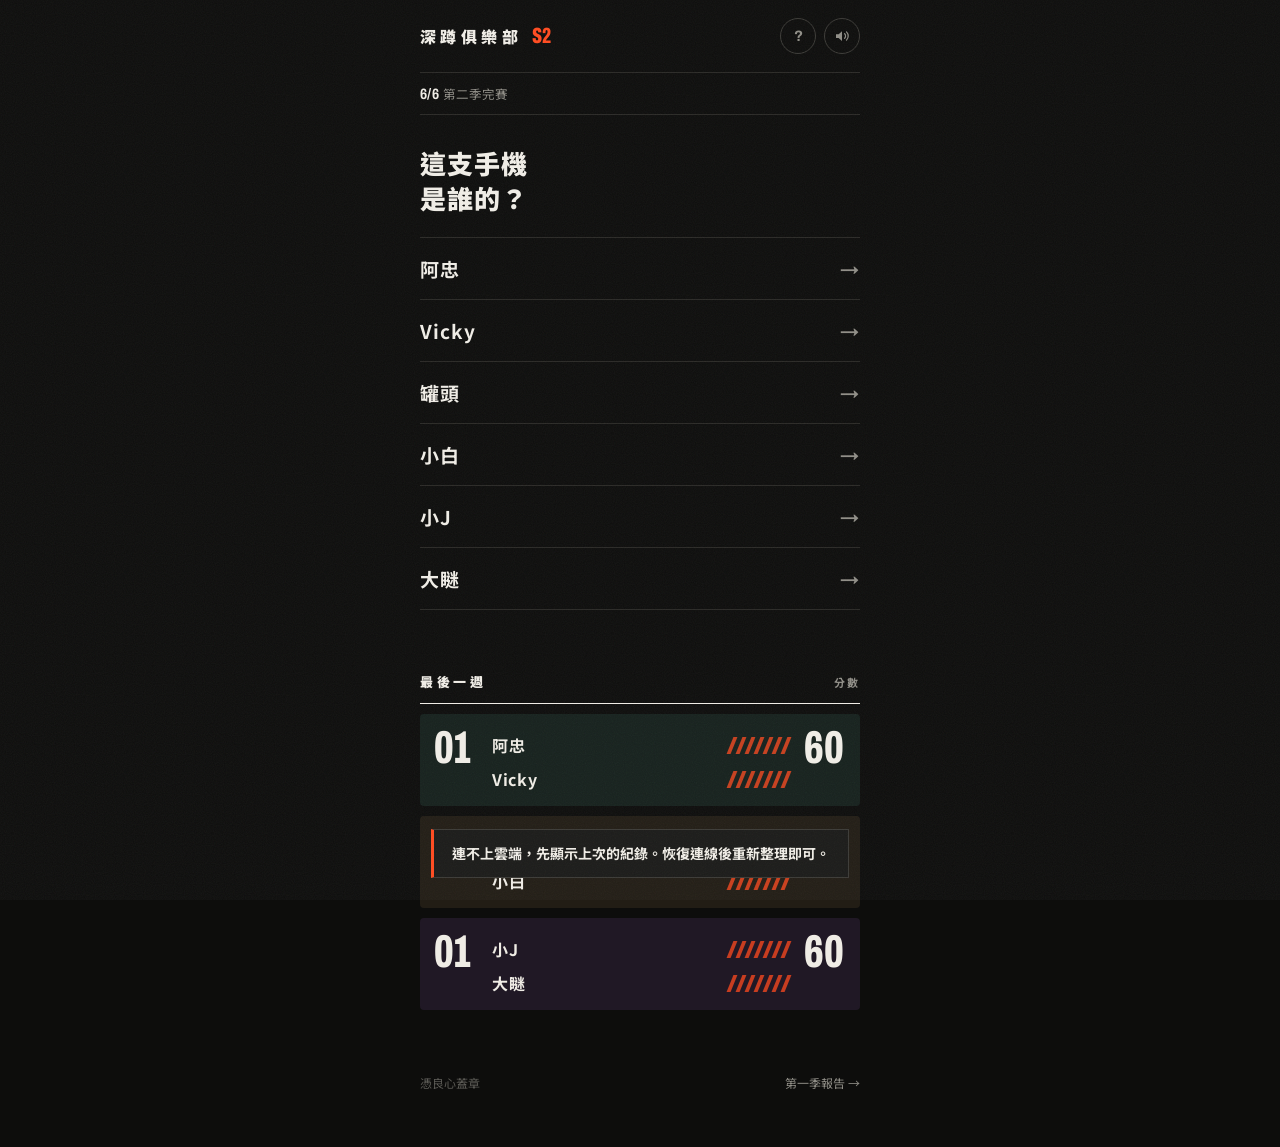
<file: index.html>
<!DOCTYPE html>
<html lang="zh-Hant-TW">
<head>
<meta charset="utf-8">
<meta name="viewport" content="width=device-width, initial-scale=1, viewport-fit=cover">
<title>深蹲俱樂部｜第二季</title>
<meta name="description" content="深蹲俱樂部第二季：每天 40 下，漏一天扣 10 分，夫妻同隊比誰扣最少。">
<meta name="theme-color" content="#0d0d0c">
<link rel="manifest" href="manifest.webmanifest">
<link rel="icon" type="image/png" sizes="192x192" href="icons/icon-192.png?v=2">
<link rel="apple-touch-icon" href="icons/icon-180.png?v=2">
<meta name="mobile-web-app-capable" content="yes">
<meta name="apple-mobile-web-app-capable" content="yes">
<meta name="apple-mobile-web-app-status-bar-style" content="black">
<meta name="apple-mobile-web-app-title" content="深蹲打卡">
<link rel="preconnect" href="https://fonts.googleapis.com">
<link rel="preconnect" href="https://fonts.gstatic.com" crossorigin>
<link href="https://fonts.googleapis.com/css2?family=Archivo:wdth,wght@62..125,100..900&family=Noto+Sans+TC:wght@400;500;700;900&family=Noto+Serif+TC:wght@500;700;900&display=swap" rel="stylesheet">
<link rel="stylesheet" href="css/s2.css">
<script>if (!matchMedia("(prefers-reduced-motion: reduce)").matches) document.documentElement.classList.add("intro-wait");</script>
</head>
<body>

<!-- 印章的毛邊 -->
<svg width="0" height="0" style="position:absolute" aria-hidden="true">
  <filter id="ink" x="-10%" y="-10%" width="120%" height="120%">
    <feTurbulence type="fractalNoise" baseFrequency="0.8" numOctaves="2" seed="4" result="n"/>
    <feDisplacementMap in="SourceGraphic" in2="n" scale="2.2"/>
  </filter>
</svg>
<div class="grain" aria-hidden="true"></div>

<header class="top">
  <div class="top-row">
    <p class="brand"><span class="brand-zh">深蹲俱樂部</span><span class="brand-s">S2</span></p>
    <div class="tools">
      <button class="icon-btn" id="rulesBtn" type="button" aria-label="規則"><span class="q">?</span></button>
      <button class="icon-btn" id="soundBtn" type="button" aria-pressed="true" aria-label="音效">
        <svg viewBox="0 0 24 24" aria-hidden="true"><path class="spk" d="M4 9.5h3.5L12 5.5v13l-4.5-4H4z"/><path class="wave" d="M15.5 9a4.2 4.2 0 0 1 0 6M18 6.5a7.8 7.8 0 0 1 0 11"/><path class="mute" d="M16 9.5l5 5M21 9.5l-5 5"/></svg>
      </button>
    </div>
  </div>
  <div class="meta" id="mqDate"></div>
  <p class="late hidden" id="mqLate"></p>
  <p class="all-done hidden" id="allDone">全員達成</p>
</header>

<div class="report hidden" id="report"></div>

<section class="hero" id="hero" aria-label="我"></section>

<section class="rules-inline hidden" id="rulesInline" aria-label="第二季規則"></section>

<section class="league" aria-labelledby="stallsTitle">
  <h2 class="sec-label" id="stallsTitle">本週排行</h2>
  <div id="stalls"></div>
</section>

<section class="panel hidden" id="notify">
  <h2 class="panel-title">打卡通知</h2>
  <div id="notifyBody"></div>
</section>

<section class="panel hidden" id="admin">
  <h2 class="panel-title">團主工具</h2>
  <div class="admin-body" id="adminBody"></div>
</section>

<footer class="footer">
  <p>憑良心蓋章</p>
  <a href="season1.html">第一季報告 →</a>
</footer>

<!-- 底部面板：蓋章／補蹲／取消／嗆聲 -->
<div class="sheet-wrap hidden" id="sheet">
  <div class="sheet" role="dialog" aria-modal="true" aria-labelledby="shTitle">
    <p class="sh-title" id="shTitle"></p>
    <label class="sh-makeup hidden" id="shMakeup">
      <input type="checkbox" id="shMakeupBox">
      <span class="mk-text">補昨天（共蹲 80 下）</span>
      <span class="switch" aria-hidden="true"></span>
    </label>
    <p class="sh-makeup-off hidden" id="shMakeupOff"></p>
    <input class="sh-input hidden" id="shInput" type="text" maxlength="40" autocomplete="off" enterkeyhint="done">
    <button class="sh-confirm" id="shConfirm" type="button">
      <span class="sh-fill" aria-hidden="true"></span>
      <span class="sh-label" id="shLabel"></span>
      <span class="sh-count" id="shCount" aria-hidden="true"></span>
    </button>
    <p class="sh-hint hidden" id="shHint"></p>
    <button class="sh-cancel" id="shCancel" type="button"></button>
  </div>
</div>

<!-- 明日運勢：一張紙 -->
<div class="fortune hidden" id="fortune" role="dialog" aria-modal="true" aria-labelledby="ftKicker">
  <div class="ft-inner">
    <div class="ft-head"><p class="ft-kicker" id="ftKicker"></p><p class="ft-date" id="ftDate"></p></div>
    <div class="ft-slip" id="ftSlip"></div>
    <button class="ft-close" id="ftClose" type="button">收下</button>
  </div>
</div>

<!-- 儀式舞台：規則、扣分、結算、完賽 -->
<div class="stage hidden" id="stage" role="dialog" aria-modal="true">
  <div class="stage-inner" id="stageInner"></div>
</div>

<div class="toast" id="toast" role="status" aria-live="polite"></div>
<canvas class="fx" id="fx" aria-hidden="true"></canvas>

<script src="js/config.js"></script>
<script src="js/auth.js"></script>
<script src="js/storage.js"></script>
<script src="js/s2/score.js"></script>
<script src="js/s2/colors.js"></script>
<script src="js/s2/sound.js"></script>
<script src="js/s2/demo.js"></script>
<script src="js/s2/fx.js"></script>
<script src="js/s2/grid.js"></script>
<script src="js/s2/app.js"></script>
</body>
</html>
</file>
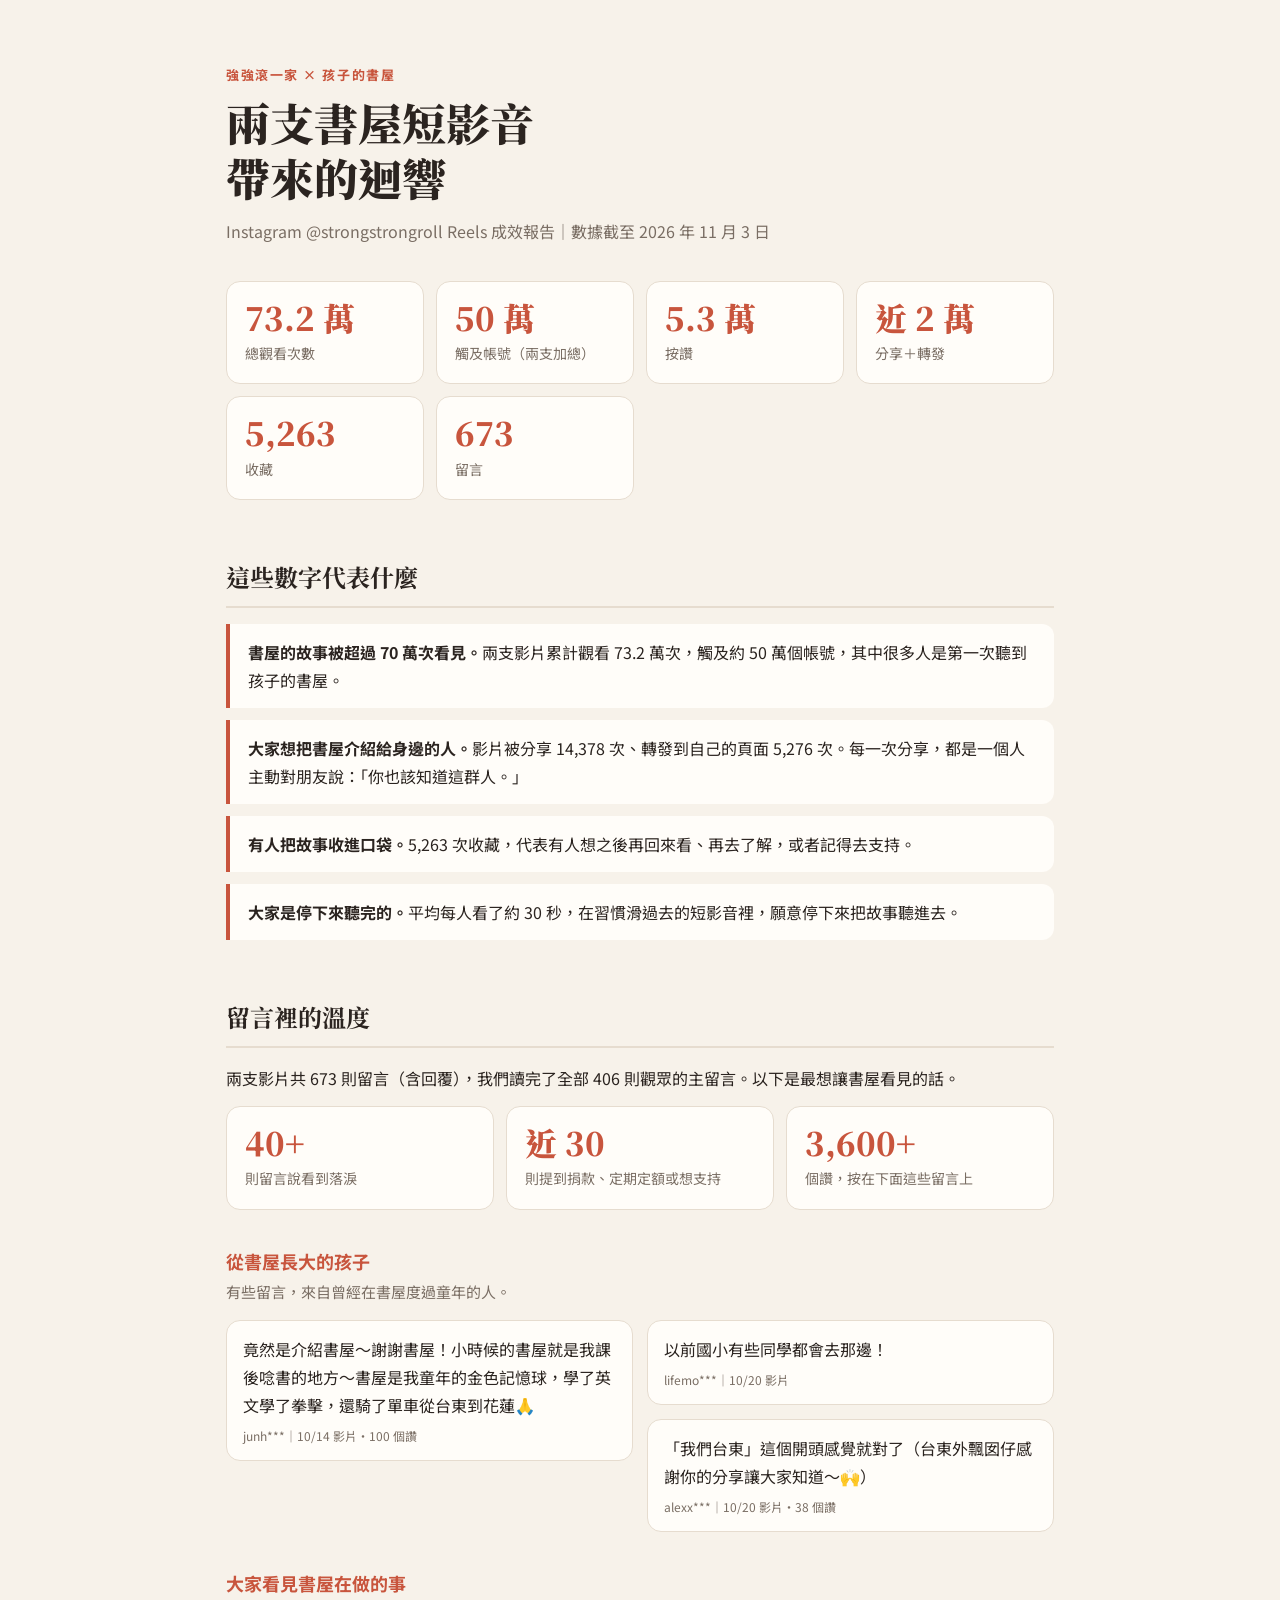
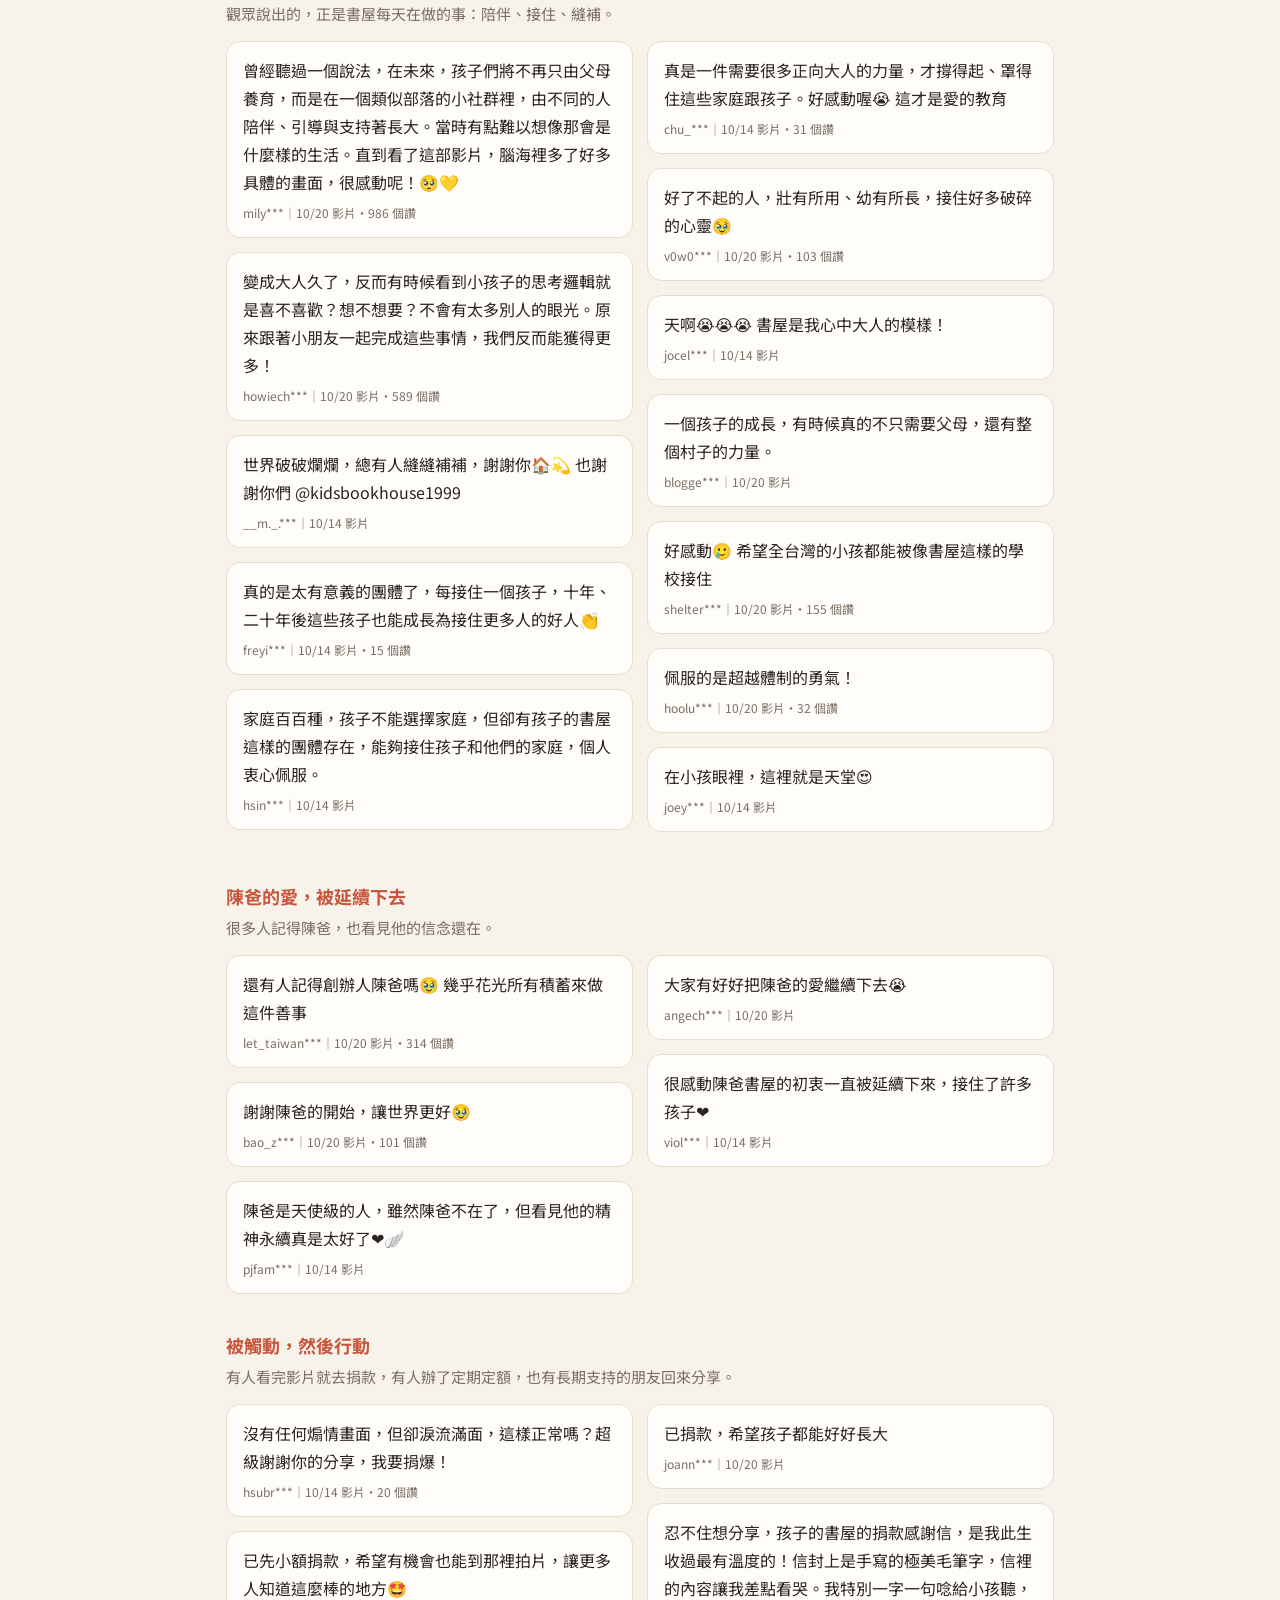
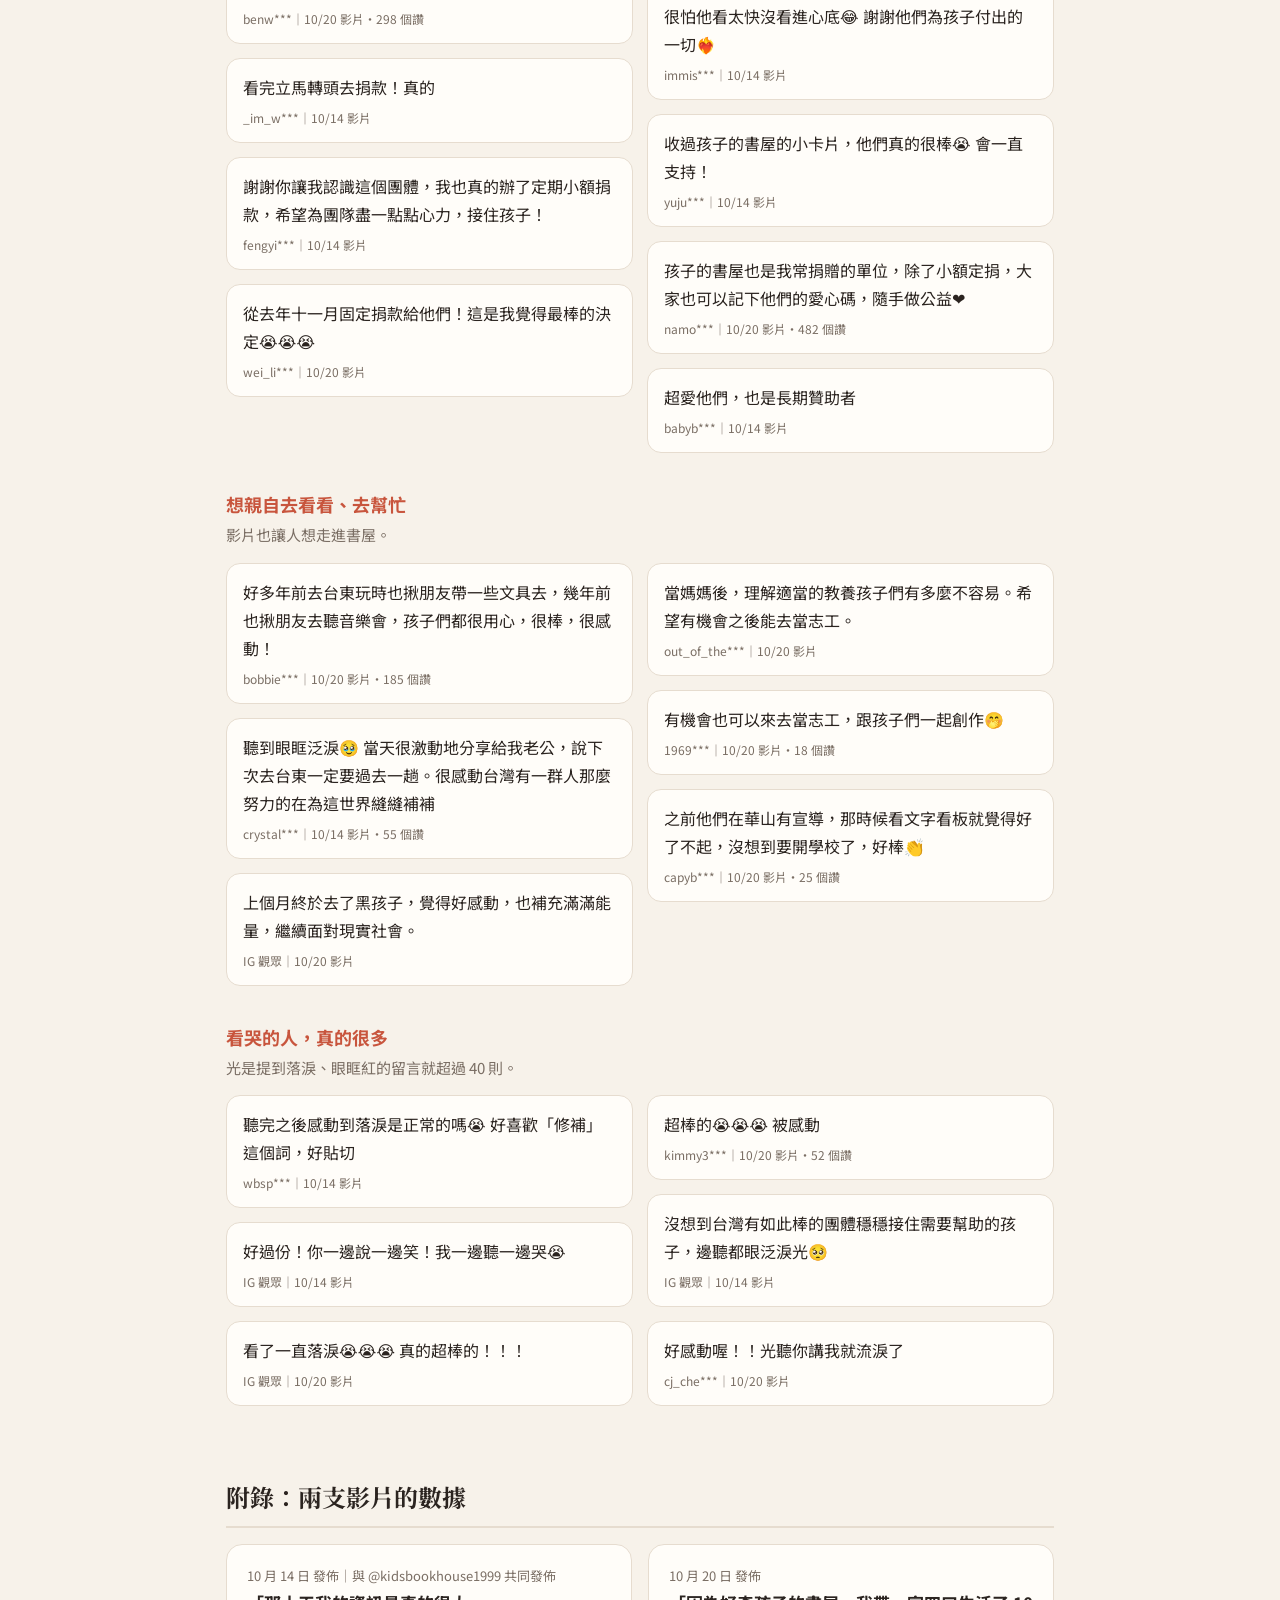
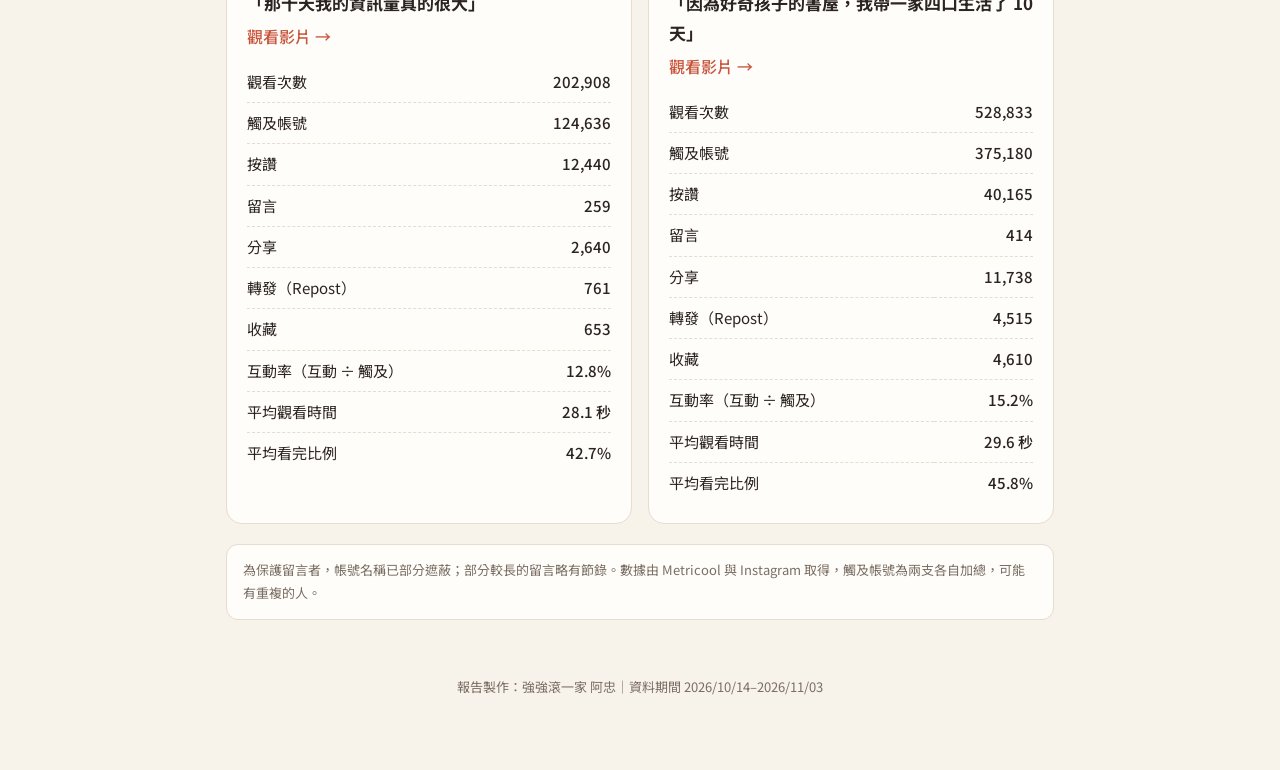
<file: bookhouse-report/index.html>
<!doctype html>
<html lang="zh-Hant">
<head>
<meta charset="utf-8">
<meta name="viewport" content="width=device-width, initial-scale=1">
<meta name="robots" content="noindex">
<title>書屋短影音成效報告</title>
<link rel="preconnect" href="https://fonts.googleapis.com">
<link rel="preconnect" href="https://fonts.gstatic.com" crossorigin>
<link href="https://fonts.googleapis.com/css2?family=Noto+Sans+TC:wght@400;500;700&family=Noto+Serif+TC:wght@600;900&display=swap" rel="stylesheet">
<style>
:root{
  --bg:#f7f2ea; --card:#fffdf9; --ink:#2b2420; --muted:#7a6e64; --line:#e6dccf;
  --accent:#c8553d; --accent-soft:#f3dcd3; --green:#5b7f5a; --green-soft:#dfe9dc; --bar-bg:#efe6da;
}
@media (prefers-color-scheme: dark){
  :root:not([data-theme="light"]){
    --bg:#1d1a17; --card:#262220; --ink:#f1ebe4; --muted:#b0a59a; --line:#3a332e;
    --accent:#e2775f; --accent-soft:#4a2c24; --green:#8fb38c; --green-soft:#2c3a2b; --bar-bg:#332d29;
  }
}
*{box-sizing:border-box}
body{margin:0;background:var(--bg);color:var(--ink);font-family:"Noto Sans TC",system-ui,sans-serif;line-height:1.75;font-size:16px}
.wrap{max-width:860px;margin:0 auto;padding:40px 16px 72px}
header{padding:24px 0 8px}
.eyebrow{font-size:13px;letter-spacing:.12em;color:var(--accent);font-weight:700}
h1{font-family:"Noto Serif TC",serif;font-weight:900;font-size:clamp(28px,6vw,44px);line-height:1.25;margin:8px 0 12px}
.sub{color:var(--muted);margin:0}
h2{font-family:"Noto Serif TC",serif;font-size:24px;margin:56px 0 16px;padding-bottom:8px;border-bottom:2px solid var(--line)}
h3{font-size:17px;margin:0 0 4px}
p{margin:0 0 14px}
.hero{display:grid;grid-template-columns:repeat(auto-fit,minmax(170px,1fr));gap:12px;margin-top:28px}
.stat{background:var(--card);border:1px solid var(--line);border-radius:14px;padding:18px}
.stat .n{font-family:"Noto Serif TC",serif;font-size:32px;font-weight:900;line-height:1.1;color:var(--accent)}
.stat .l{font-size:14px;color:var(--muted);margin-top:6px}
.cards{display:grid;grid-template-columns:repeat(auto-fit,minmax(300px,1fr));gap:16px}
.reel{background:var(--card);border:1px solid var(--line);border-radius:16px;padding:20px}
.reel .date{font-size:13px;color:var(--muted)}
.reel a{color:var(--accent);font-weight:500;text-decoration:none}
.reel a:hover{text-decoration:underline}
table{width:100%;border-collapse:collapse;margin-top:12px;font-size:15px}
td{padding:7px 0;border-bottom:1px dashed var(--line)}
td:last-child{text-align:right;font-variant-numeric:tabular-nums;font-weight:500}
tr:last-child td{border-bottom:none}
.compare{background:var(--card);border:1px solid var(--line);border-radius:16px;padding:20px}
.row{margin:14px 0}
.row .lab{display:flex;justify-content:space-between;font-size:14px;margin-bottom:4px}
.row .lab span:last-child{font-variant-numeric:tabular-nums;color:var(--muted)}
.bar{height:12px;border-radius:6px;background:var(--bar-bg);overflow:hidden}
.bar i{display:block;height:100%;border-radius:6px;background:var(--accent)}
.bar i.b{background:var(--green)}
.bar i.c{background:var(--muted);opacity:.55}
.legend{display:flex;gap:16px;flex-wrap:wrap;font-size:13px;color:var(--muted);margin-bottom:6px}
.legend b{display:inline-block;width:10px;height:10px;border-radius:3px;margin-right:6px;vertical-align:-1px}
.insight{display:grid;gap:12px}
.insight div{background:var(--card);border-left:4px solid var(--accent);border-radius:0 12px 12px 0;padding:14px 18px}
.quotes{columns:2 280px;column-gap:14px}
.q{break-inside:avoid;background:var(--card);border:1px solid var(--line);border-radius:14px;padding:14px 16px;margin:0 0 14px}
.q p{margin:0 0 6px}
.q .who{font-size:12px;color:var(--muted)}
.gh{font-size:18px;margin:36px 0 2px;color:var(--accent)}
.gi{color:var(--muted);font-size:15px}
.q.act{border-color:var(--green);background:var(--green-soft)}
.tag{display:inline-block;font-size:12px;padding:1px 8px;border-radius:999px;background:var(--accent-soft);color:var(--accent);margin-right:6px;font-weight:500}
.q.act .tag{background:var(--card);color:var(--green)}
.themes{display:grid;grid-template-columns:repeat(auto-fit,minmax(220px,1fr));gap:12px;margin-bottom:20px}
.themes div{background:var(--card);border:1px solid var(--line);border-radius:12px;padding:14px 16px}
.note{font-size:13px;color:var(--muted);background:var(--card);border:1px solid var(--line);border-radius:12px;padding:14px 16px;margin-top:20px}
ol{padding-left:20px}
li{margin-bottom:10px}
footer{margin-top:56px;font-size:13px;color:var(--muted);text-align:center}
</style>
</head>
<body>
<div class="wrap">

<header>
  <div class="eyebrow">強強滾一家 × 孩子的書屋</div>
  <h1>兩支書屋短影音<br>帶來的迴響</h1>
  <p class="sub">Instagram @strongstrongroll Reels 成效報告｜數據截至 2026 年 11 月 3 日</p>
</header>

<section class="hero">
  <div class="stat"><div class="n">73.2 萬</div><div class="l">總觀看次數</div></div>
  <div class="stat"><div class="n">50 萬</div><div class="l">觸及帳號（兩支加總）</div></div>
  <div class="stat"><div class="n">5.3 萬</div><div class="l">按讚</div></div>
  <div class="stat"><div class="n">近 2 萬</div><div class="l">分享＋轉發</div></div>
  <div class="stat"><div class="n">5,263</div><div class="l">收藏</div></div>
  <div class="stat"><div class="n">673</div><div class="l">留言</div></div>
</section>

<h2>這些數字代表什麼</h2>
<div class="insight">
  <div><strong>書屋的故事被超過 70 萬次看見。</strong>兩支影片累計觀看 73.2 萬次，觸及約 50 萬個帳號，其中很多人是第一次聽到孩子的書屋。</div>
  <div><strong>大家想把書屋介紹給身邊的人。</strong>影片被分享 14,378 次、轉發到自己的頁面 5,276 次。每一次分享，都是一個人主動對朋友說：「你也該知道這群人。」</div>
  <div><strong>有人把故事收進口袋。</strong>5,263 次收藏，代表有人想之後再回來看、再去了解，或者記得去支持。</div>
  <div><strong>大家是停下來聽完的。</strong>平均每人看了約 30 秒，在習慣滑過去的短影音裡，願意停下來把故事聽進去。</div>
</div>
<h2>留言裡的溫度</h2>
<p>兩支影片共 673 則留言（含回覆），我們讀完了全部 406 則觀眾的主留言。以下是最想讓書屋看見的話。</p>
<div class="hero" style="margin:8px 0 8px">
  <div class="stat"><div class="n">40+</div><div class="l">則留言說看到落淚</div></div>
  <div class="stat"><div class="n">近 30</div><div class="l">則提到捐款、定期定額或想支持</div></div>
  <div class="stat"><div class="n">3,600+</div><div class="l">個讚，按在下面這些留言上</div></div>
</div>
<h3 class="gh">從書屋長大的孩子</h3>
<p class="gi">有些留言，來自曾經在書屋度過童年的人。</p>
<div class="quotes">
  <div class="q"><p>竟然是介紹書屋～謝謝書屋！小時候的書屋就是我課後唸書的地方～書屋是我童年的金色記憶球，學了英文學了拳擊，還騎了單車從台東到花蓮🙏</p><div class="who">junh***｜10/14 影片・100 個讚</div></div>
  <div class="q"><p>以前國小有些同學都會去那邊！</p><div class="who">lifemo***｜10/20 影片</div></div>
  <div class="q"><p>「我們台東」這個開頭感覺就對了（台東外飄囡仔感謝你的分享讓大家知道～🙌）</p><div class="who">alexx***｜10/20 影片・38 個讚</div></div>
</div>
<h3 class="gh">大家看見書屋在做的事</h3>
<p class="gi">觀眾說出的，正是書屋每天在做的事：陪伴、接住、縫補。</p>
<div class="quotes">
  <div class="q"><p>曾經聽過一個說法，在未來，孩子們將不再只由父母養育，而是在一個類似部落的小社群裡，由不同的人陪伴、引導與支持著長大。當時有點難以想像那會是什麼樣的生活。直到看了這部影片，腦海裡多了好多具體的畫面，很感動呢！🥺💛</p><div class="who">mily***｜10/20 影片・986 個讚</div></div>
  <div class="q"><p>變成大人久了，反而有時候看到小孩子的思考邏輯就是喜不喜歡？想不想要？不會有太多別人的眼光。原來跟著小朋友一起完成這些事情，我們反而能獲得更多！</p><div class="who">howiech***｜10/20 影片・589 個讚</div></div>
  <div class="q"><p>世界破破爛爛，總有人縫縫補補，謝謝你🏠💫 也謝謝你們 @kidsbookhouse1999</p><div class="who">__m._.***｜10/14 影片</div></div>
  <div class="q"><p>真的是太有意義的團體了，每接住一個孩子，十年、二十年後這些孩子也能成長為接住更多人的好人👏</p><div class="who">freyi***｜10/14 影片・15 個讚</div></div>
  <div class="q"><p>家庭百百種，孩子不能選擇家庭，但卻有孩子的書屋這樣的團體存在，能夠接住孩子和他們的家庭，個人衷心佩服。</p><div class="who">hsin***｜10/14 影片</div></div>
  <div class="q"><p>真是一件需要很多正向大人的力量，才撐得起、罩得住這些家庭跟孩子。好感動喔😭 這才是愛的教育</p><div class="who">chu_***｜10/14 影片・31 個讚</div></div>
  <div class="q"><p>好了不起的人，壯有所用、幼有所長，接住好多破碎的心靈🥹</p><div class="who">v0w0***｜10/20 影片・103 個讚</div></div>
  <div class="q"><p>天啊😭😭😭 書屋是我心中大人的模樣！</p><div class="who">jocel***｜10/14 影片</div></div>
  <div class="q"><p>一個孩子的成長，有時候真的不只需要父母，還有整個村子的力量。</p><div class="who">blogge***｜10/20 影片</div></div>
  <div class="q"><p>好感動🥲 希望全台灣的小孩都能被像書屋這樣的學校接住</p><div class="who">shelter***｜10/20 影片・155 個讚</div></div>
  <div class="q"><p>佩服的是超越體制的勇氣！</p><div class="who">hoolu***｜10/20 影片・32 個讚</div></div>
  <div class="q"><p>在小孩眼裡，這裡就是天堂😍</p><div class="who">joey***｜10/14 影片</div></div>
</div>
<h3 class="gh">陳爸的愛，被延續下去</h3>
<p class="gi">很多人記得陳爸，也看見他的信念還在。</p>
<div class="quotes">
  <div class="q"><p>還有人記得創辦人陳爸嗎🥹 幾乎花光所有積蓄來做這件善事</p><div class="who">let_taiwan***｜10/20 影片・314 個讚</div></div>
  <div class="q"><p>謝謝陳爸的開始，讓世界更好🥹</p><div class="who">bao_z***｜10/20 影片・101 個讚</div></div>
  <div class="q"><p>陳爸是天使級的人，雖然陳爸不在了，但看見他的精神永續真是太好了❤️🪽</p><div class="who">pjfam***｜10/14 影片</div></div>
  <div class="q"><p>大家有好好把陳爸的愛繼續下去😭</p><div class="who">angech***｜10/20 影片</div></div>
  <div class="q"><p>很感動陳爸書屋的初衷一直被延續下來，接住了許多孩子❤️</p><div class="who">viol***｜10/14 影片</div></div>
</div>
<h3 class="gh">被觸動，然後行動</h3>
<p class="gi">有人看完影片就去捐款，有人辦了定期定額，也有長期支持的朋友回來分享。</p>
<div class="quotes">
  <div class="q"><p>沒有任何煽情畫面，但卻淚流滿面，這樣正常嗎？超級謝謝你的分享，我要捐爆！</p><div class="who">hsubr***｜10/14 影片・20 個讚</div></div>
  <div class="q"><p>已先小額捐款，希望有機會也能到那裡拍片，讓更多人知道這麼棒的地方🤩</p><div class="who">benw***｜10/20 影片・298 個讚</div></div>
  <div class="q"><p>看完立馬轉頭去捐款！真的</p><div class="who">_im_w***｜10/14 影片</div></div>
  <div class="q"><p>謝謝你讓我認識這個團體，我也真的辦了定期小額捐款，希望為團隊盡一點點心力，接住孩子！</p><div class="who">fengyi***｜10/14 影片</div></div>
  <div class="q"><p>從去年十一月固定捐款給他們！這是我覺得最棒的決定😭😭😭</p><div class="who">wei_li***｜10/20 影片</div></div>
  <div class="q"><p>已捐款，希望孩子都能好好長大</p><div class="who">joann***｜10/20 影片</div></div>
  <div class="q"><p>忍不住想分享，孩子的書屋的捐款感謝信，是我此生收過最有溫度的！信封上是手寫的極美毛筆字，信裡的內容讓我差點看哭。我特別一字一句唸給小孩聽，很怕他看太快沒看進心底😂 謝謝他們為孩子付出的一切❤️‍🔥</p><div class="who">immis***｜10/14 影片</div></div>
  <div class="q"><p>收過孩子的書屋的小卡片，他們真的很棒😭 會一直支持！</p><div class="who">yuju***｜10/14 影片</div></div>
  <div class="q"><p>孩子的書屋也是我常捐贈的單位，除了小額定捐，大家也可以記下他們的愛心碼，隨手做公益❤️</p><div class="who">namo***｜10/20 影片・482 個讚</div></div>
  <div class="q"><p>超愛他們，也是長期贊助者</p><div class="who">babyb***｜10/14 影片</div></div>
</div>
<h3 class="gh">想親自去看看、去幫忙</h3>
<p class="gi">影片也讓人想走進書屋。</p>
<div class="quotes">
  <div class="q"><p>好多年前去台東玩時也揪朋友帶一些文具去，幾年前也揪朋友去聽音樂會，孩子們都很用心，很棒，很感動！</p><div class="who">bobbie***｜10/20 影片・185 個讚</div></div>
  <div class="q"><p>聽到眼眶泛淚🥹 當天很激動地分享給我老公，說下次去台東一定要過去一趟。很感動台灣有一群人那麼努力的在為這世界縫縫補補</p><div class="who">crystal***｜10/14 影片・55 個讚</div></div>
  <div class="q"><p>上個月終於去了黑孩子，覺得好感動，也補充滿滿能量，繼續面對現實社會。</p><div class="who">IG 觀眾｜10/20 影片</div></div>
  <div class="q"><p>當媽媽後，理解適當的教養孩子們有多麼不容易。希望有機會之後能去當志工。</p><div class="who">out_of_the***｜10/20 影片</div></div>
  <div class="q"><p>有機會也可以來去當志工，跟孩子們一起創作🤭</p><div class="who">1969***｜10/20 影片・18 個讚</div></div>
  <div class="q"><p>之前他們在華山有宣導，那時候看文字看板就覺得好了不起，沒想到要開學校了，好棒👏</p><div class="who">capyb***｜10/20 影片・25 個讚</div></div>
</div>
<h3 class="gh">看哭的人，真的很多</h3>
<p class="gi">光是提到落淚、眼眶紅的留言就超過 40 則。</p>
<div class="quotes">
  <div class="q"><p>聽完之後感動到落淚是正常的嗎😭 好喜歡「修補」這個詞，好貼切</p><div class="who">wbsp***｜10/14 影片</div></div>
  <div class="q"><p>好過份！你一邊說一邊笑！我一邊聽一邊哭😭</p><div class="who">IG 觀眾｜10/14 影片</div></div>
  <div class="q"><p>看了一直落淚😭😭😭 真的超棒的！！！</p><div class="who">IG 觀眾｜10/20 影片</div></div>
  <div class="q"><p>超棒的😭😭😭 被感動</p><div class="who">kimmy3***｜10/20 影片・52 個讚</div></div>
  <div class="q"><p>沒想到台灣有如此棒的團體穩穩接住需要幫助的孩子，邊聽都眼泛淚光🥺</p><div class="who">IG 觀眾｜10/14 影片</div></div>
  <div class="q"><p>好感動喔！！光聽你講我就流淚了</p><div class="who">cj_che***｜10/20 影片</div></div>
</div>

<h2>附錄：兩支影片的數據</h2>
<div class="cards">
  <article class="reel">
    <div class="date">10 月 14 日 發佈｜與 @kidsbookhouse1999 共同發佈</div>
    <h3>「那十天我的資訊量真的很大」</h3>
    <a href="https://www.instagram.com/reel/DeeZZwGzwR_/" target="_blank" rel="noopener">觀看影片 →</a>
    <table>
      <tr><td>觀看次數</td><td>202,908</td></tr>
      <tr><td>觸及帳號</td><td>124,636</td></tr>
      <tr><td>按讚</td><td>12,440</td></tr>
      <tr><td>留言</td><td>259</td></tr>
      <tr><td>分享</td><td>2,640</td></tr>
      <tr><td>轉發（Repost）</td><td>761</td></tr>
      <tr><td>收藏</td><td>653</td></tr>
      <tr><td>互動率（互動 ÷ 觸及）</td><td>12.8%</td></tr>
      <tr><td>平均觀看時間</td><td>28.1 秒</td></tr>
      <tr><td>平均看完比例</td><td>42.7%</td></tr>
    </table>
  </article>
  <article class="reel">
    <div class="date">10 月 20 日 發佈</div>
    <h3>「因為好奇孩子的書屋，我帶一家四口生活了 10 天」</h3>
    <a href="https://www.instagram.com/reel/DetZSmMR7MP/" target="_blank" rel="noopener">觀看影片 →</a>
    <table>
      <tr><td>觀看次數</td><td>528,833</td></tr>
      <tr><td>觸及帳號</td><td>375,180</td></tr>
      <tr><td>按讚</td><td>40,165</td></tr>
      <tr><td>留言</td><td>414</td></tr>
      <tr><td>分享</td><td>11,738</td></tr>
      <tr><td>轉發（Repost）</td><td>4,515</td></tr>
      <tr><td>收藏</td><td>4,610</td></tr>
      <tr><td>互動率（互動 ÷ 觸及）</td><td>15.2%</td></tr>
      <tr><td>平均觀看時間</td><td>29.6 秒</td></tr>
      <tr><td>平均看完比例</td><td>45.8%</td></tr>
    </table>
  </article>
</div>


<div class="note">為保護留言者，帳號名稱已部分遮蔽；部分較長的留言略有節錄。數據由 Metricool 與 Instagram 取得，觸及帳號為兩支各自加總，可能有重複的人。</div>

<footer>報告製作：強強滾一家 阿忠｜資料期間 2026/10/14–2026/11/03</footer>
</div>
</body>
</html>
</file>
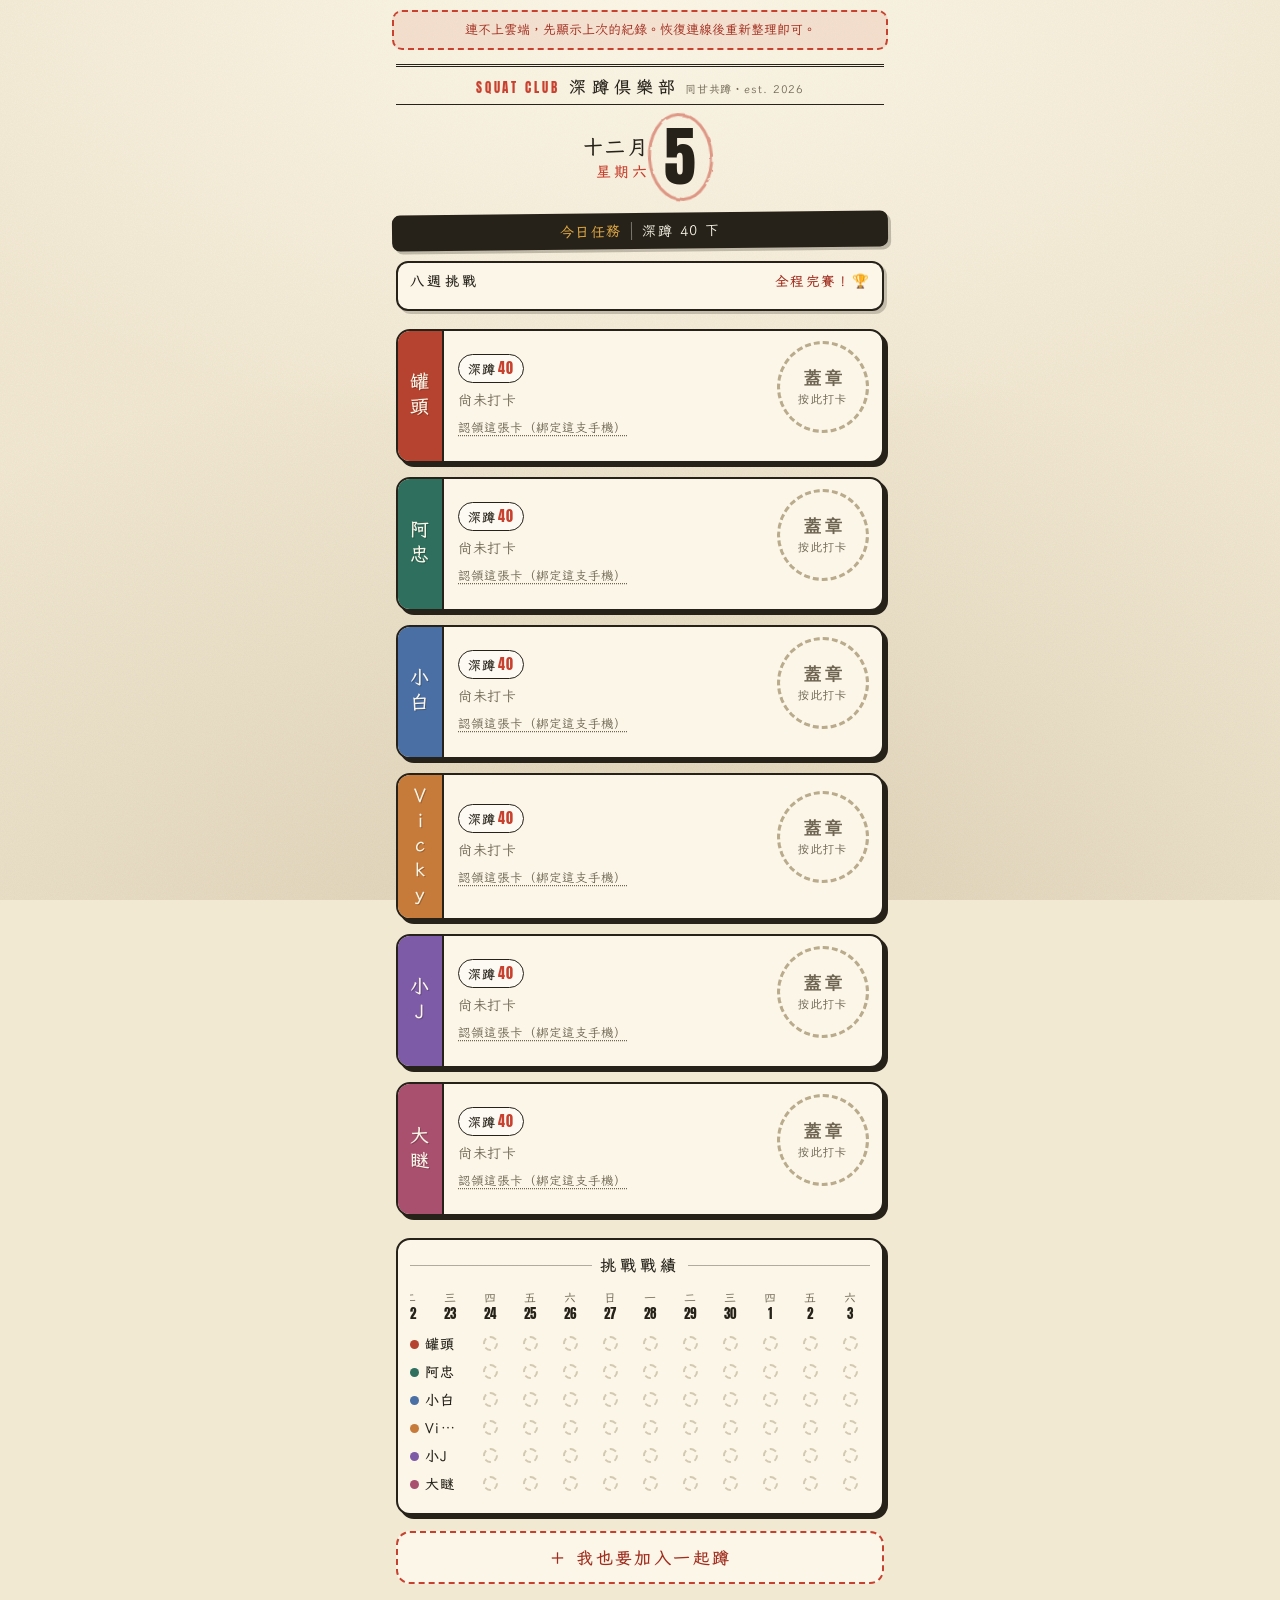
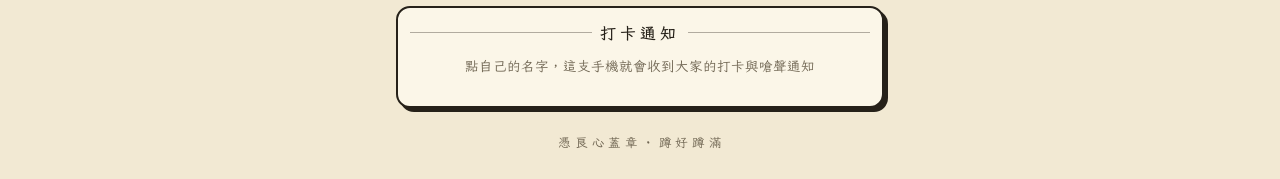
<file: app.html>
<!DOCTYPE html>
<html lang="zh-Hant-TW">
<head>
<meta charset="utf-8">
<meta name="viewport" content="width=device-width, initial-scale=1, viewport-fit=cover">
<title>深蹲俱樂部｜每日打卡簿</title>
<meta name="description" content="四人深蹲俱樂部每日打卡簿：每天深蹲 40 下，蓋章打卡互相督促。">
<meta name="theme-color" content="#f2e9d3">
<link rel="manifest" href="manifest.webmanifest">
<link rel="icon" type="image/png" sizes="192x192" href="icons/icon-192.png">
<link rel="apple-touch-icon" href="icons/icon-180.png">
<meta name="mobile-web-app-capable" content="yes">
<meta name="apple-mobile-web-app-capable" content="yes">
<meta name="apple-mobile-web-app-status-bar-style" content="default">
<meta name="apple-mobile-web-app-title" content="深蹲打卡">
<link rel="preconnect" href="https://fonts.googleapis.com">
<link rel="preconnect" href="https://fonts.gstatic.com" crossorigin>
<link href="https://fonts.googleapis.com/css2?family=LXGW+WenKai+TC:wght@400;700&family=Anton&display=swap" rel="stylesheet">
<link rel="stylesheet" href="css/style.css">
</head>
<body>

<svg width="0" height="0" style="position:absolute" aria-hidden="true">
  <filter id="ink-rough">
    <feTurbulence type="fractalNoise" baseFrequency="0.09" numOctaves="3" seed="7" result="noise"/>
    <feDisplacementMap in="SourceGraphic" in2="noise" scale="2.6"/>
  </filter>
  <filter id="ink-rough-heavy">
    <feTurbulence type="fractalNoise" baseFrequency="0.05" numOctaves="3" seed="3" result="noise"/>
    <feDisplacementMap in="SourceGraphic" in2="noise" scale="5"/>
  </filter>
</svg>

<div id="modeBanner" class="mode-banner hidden" role="status"></div>

<header class="masthead">
  <p class="club-line"><span class="en">SQUAT CLUB</span><span class="zh">深蹲俱樂部</span><span class="est">同甘共蹲・est. 2026</span></p>
  <div class="datepage">
    <div class="date-meta">
      <span class="date-month" id="dateMonth"></span>
      <span class="date-week" id="dateWeek"></span>
    </div>
    <div class="date-num-wrap">
      <span class="date-num" id="dateNum">--</span>
    </div>
  </div>
  <p class="late-note hidden" id="lateNote">深夜場進行中：凌晨 3 點才換日</p>
  <p class="goal-strip"><span>今日任務</span><span id="goalText"></span></p>
  <div class="challenge hidden" id="challengeStrip"></div>
  <div class="draw-strip hidden" id="drawStrip"></div>
</header>

<div id="allDone" class="all-done hidden" role="status">
  <span class="fire">🔥</span> 全員達成！蹲得漂亮，明天見！ <span class="fire">🔥</span>
</div>

<main id="cards" class="cards" aria-label="今日打卡"></main>

<section class="week paper-card">
  <h2 class="week-title" id="weekTitle">本週戰績</h2>
  <div id="weekGrid" class="week-grid" role="table" aria-label="打卡紀錄"></div>
</section>

<button class="join-btn hidden" id="joinBtn">＋ 我也要加入一起蹲</button>

<section class="paper-card fans hidden" id="fansSection">
  <h2 class="week-title">一起蹲的鄉民</h2>
  <div id="fanRows" class="fan-rows"></div>
</section>

<section class="paper-card notify hidden" id="notifySection">
  <h2 class="week-title">打卡通知</h2>
  <p class="notify-hint" id="notifyHint">點自己的名字，這支手機就會收到大家的打卡與嗆聲通知</p>
  <div class="notify-names" id="notifyNames"></div>
  <p class="notify-state hidden" id="notifyState"></p>
</section>

<footer class="footer">
  <p>憑良心蓋章・蹲好蹲滿</p>
</footer>

<div id="sheetOverlay" class="sheet-overlay hidden">
  <div class="sheet" role="dialog" aria-modal="true" aria-labelledby="sheetTitle">
    <p class="sheet-title" id="sheetTitle"></p>
    <input id="sheetInput" class="sheet-input hidden" type="text" maxlength="40" autocomplete="off" enterkeyhint="send">
    <button id="sheetConfirm" class="btn btn-primary"></button>
    <button id="sheetCancel" class="btn btn-ghost"></button>
  </div>
</div>

<div id="confetti" class="confetti" aria-hidden="true"></div>

<script src="js/config.js"></script>
<script src="js/draw.js"></script>
<script src="js/auth.js"></script>
<script src="js/storage.js"></script>
<script src="js/app.js"></script>
</body>
</html>
</file>
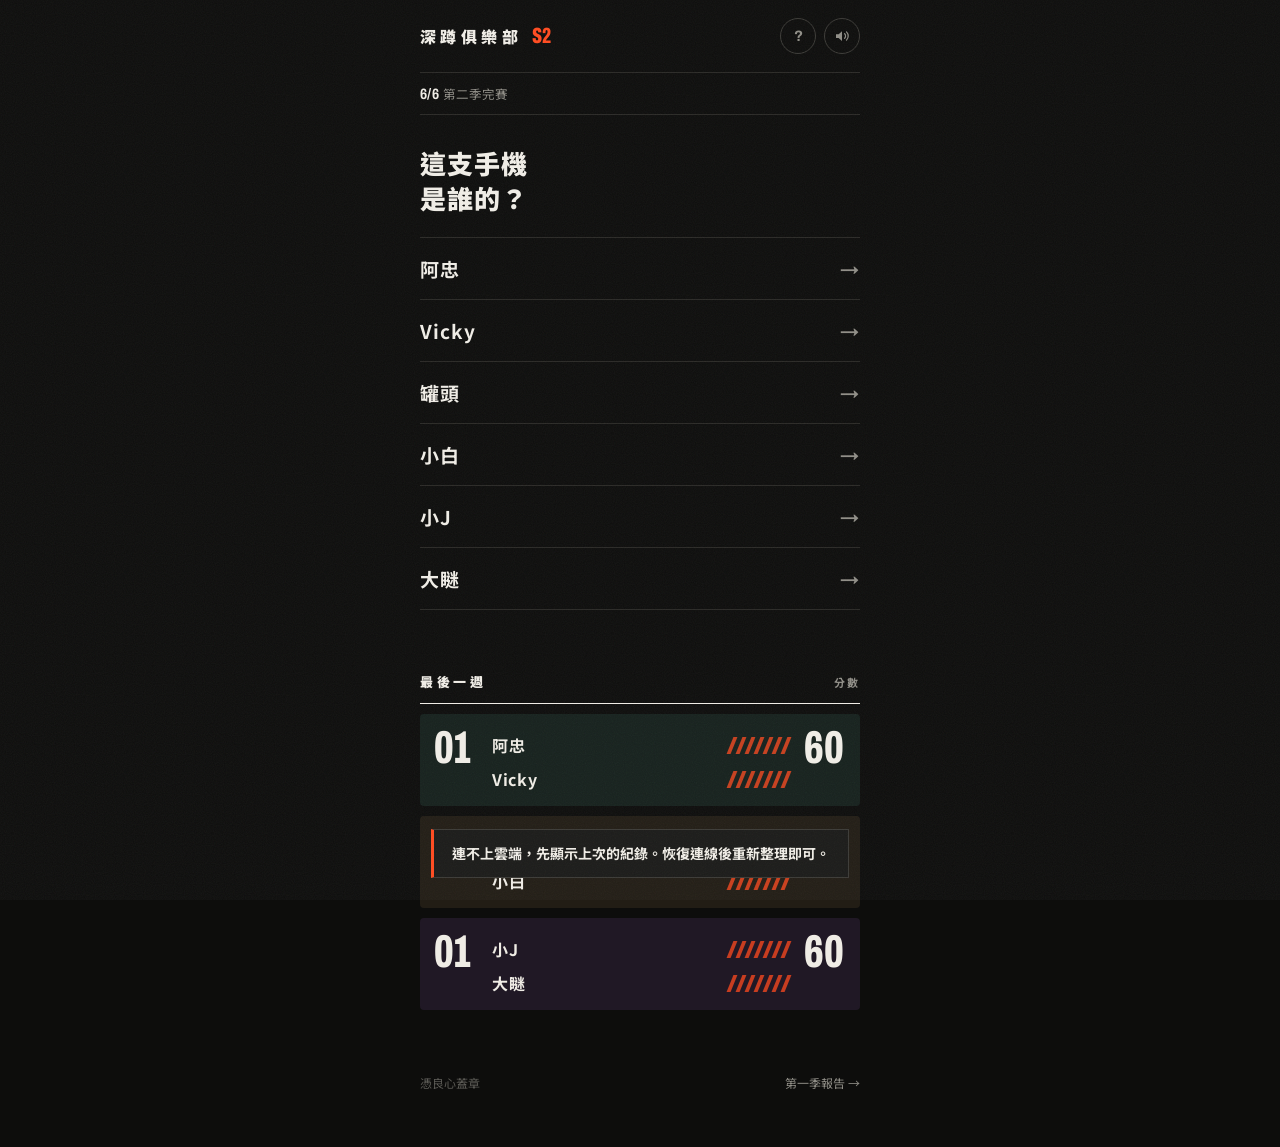
<file: s2.html>
<!DOCTYPE html>
<html lang="zh-Hant-TW">
<head>
<meta charset="utf-8">
<meta name="viewport" content="width=device-width, initial-scale=1">
<meta name="theme-color" content="#0d0d0c">
<title>深蹲俱樂部｜第二季</title>
<script>location.replace("./" + location.search + location.hash);</script>
<meta http-equiv="refresh" content="0; url=./">
</head>
<body style="background:#0d0d0c"></body>
</html>
</file>
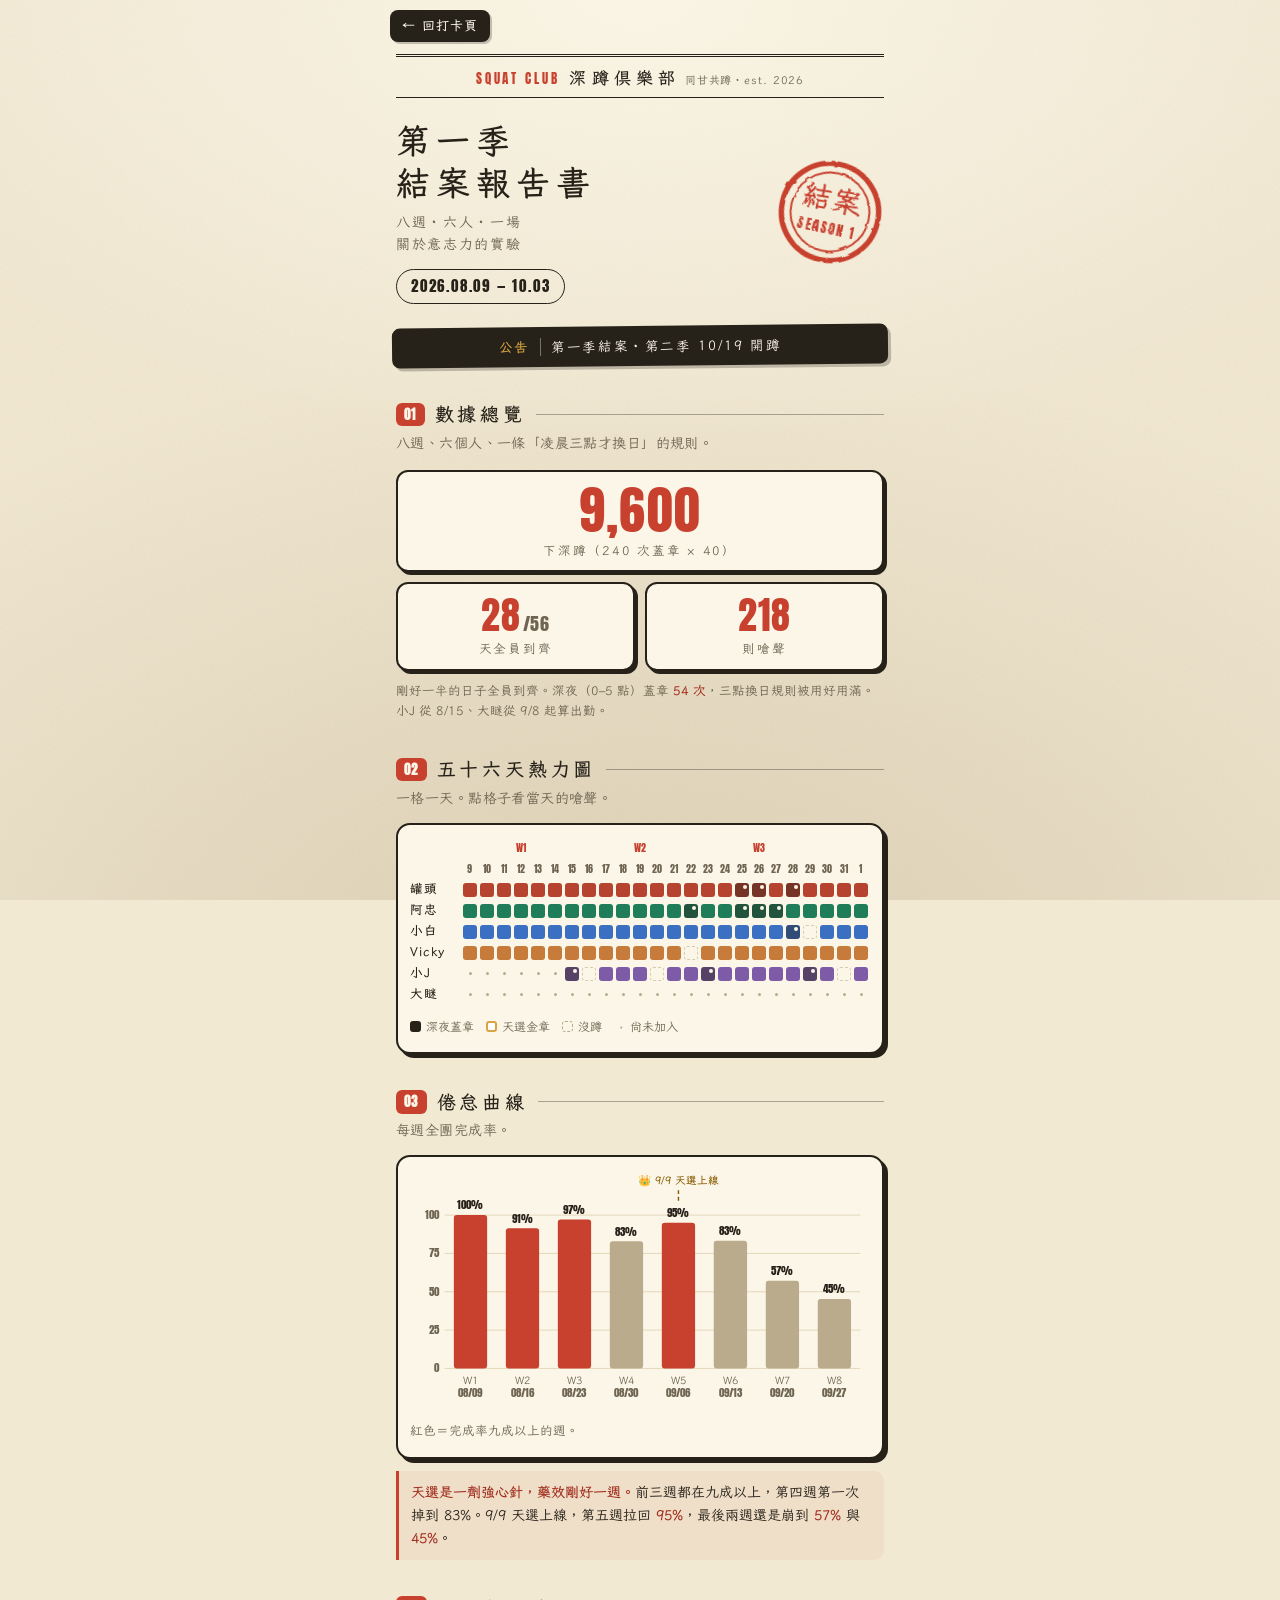
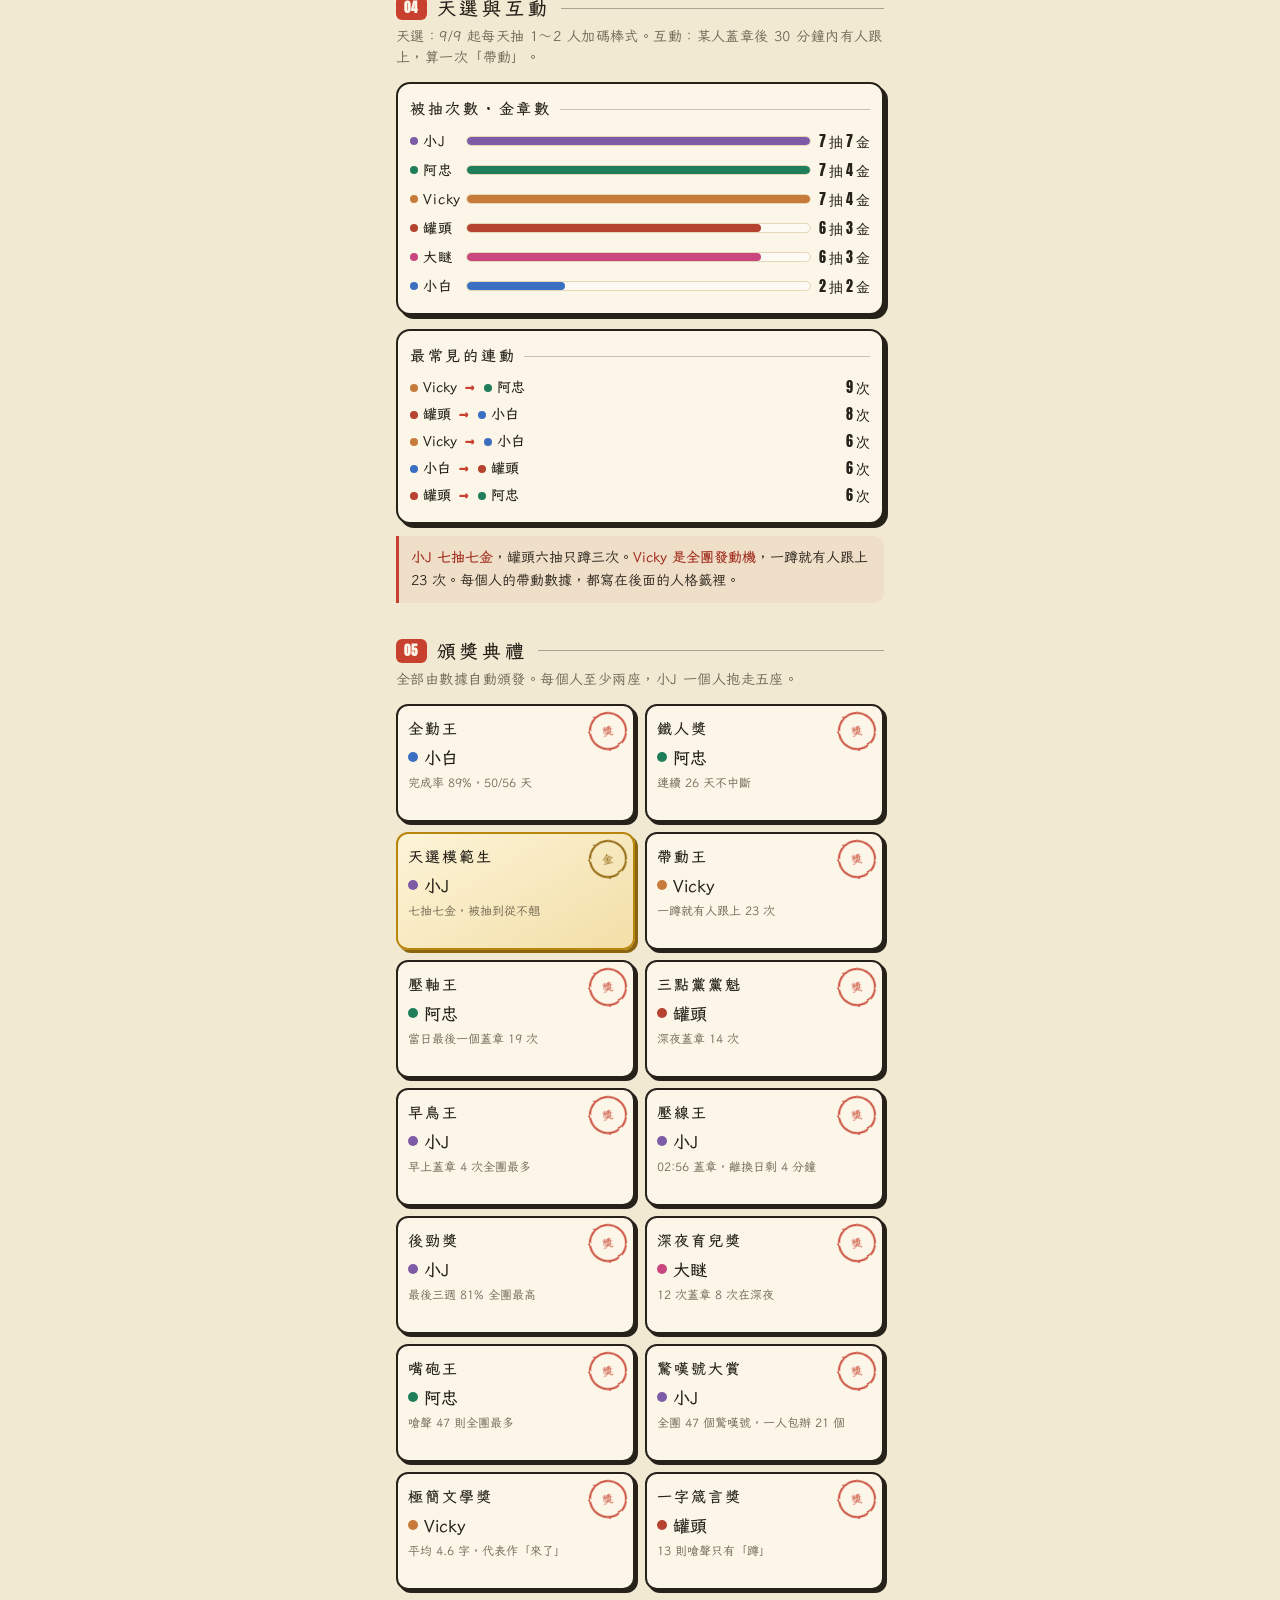
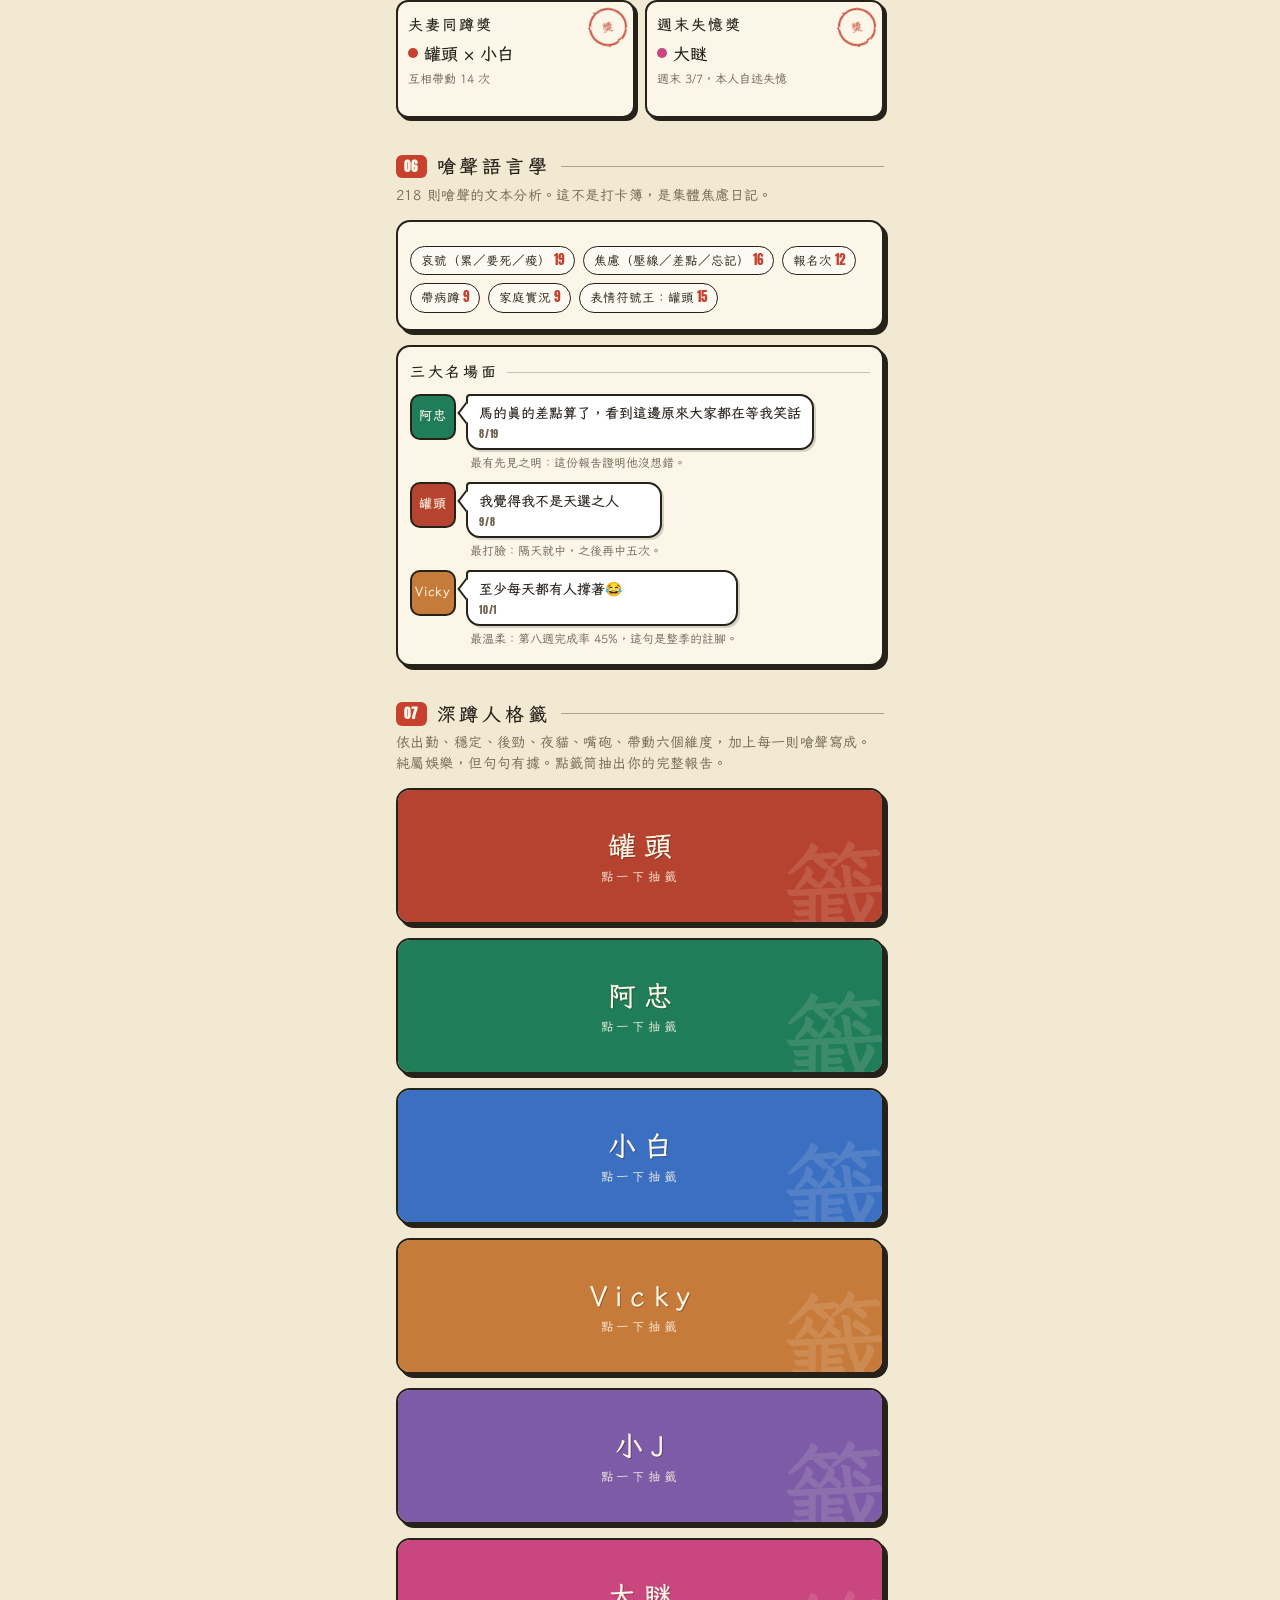
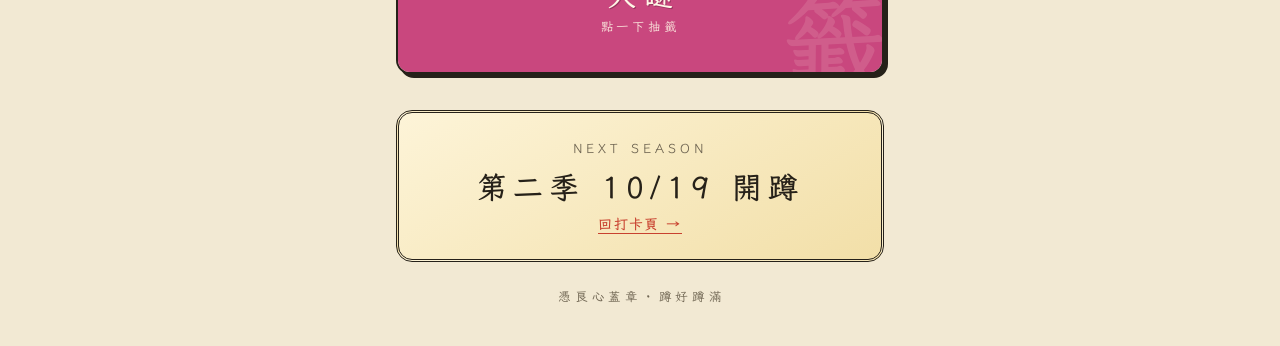
<file: season1.html>
<!DOCTYPE html>
<html lang="zh-Hant-TW">
<head>
<meta charset="utf-8">
<meta name="viewport" content="width=device-width, initial-scale=1, viewport-fit=cover">
<title>深蹲俱樂部｜第一季結案報告書</title>
<meta name="description" content="深蹲俱樂部八週挑戰結案報告：9,600 下深蹲的數據分析、頒獎典禮、嗆聲名言錄與深蹲人格籤。">
<meta name="theme-color" content="#f2e9d3">
<link rel="manifest" href="manifest.webmanifest">
<link rel="icon" type="image/png" sizes="192x192" href="icons/icon-192.png?v=2">
<link rel="apple-touch-icon" href="icons/icon-180.png?v=2">
<meta name="mobile-web-app-capable" content="yes">
<meta name="apple-mobile-web-app-capable" content="yes">
<meta name="apple-mobile-web-app-title" content="深蹲打卡">
<link rel="preconnect" href="https://fonts.googleapis.com">
<link rel="preconnect" href="https://fonts.gstatic.com" crossorigin>
<link href="https://fonts.googleapis.com/css2?family=LXGW+WenKai+TC:wght@400;700&family=Anton&display=swap" rel="stylesheet">
<link rel="stylesheet" href="css/report.css">
</head>
<body>

<a class="back-s2" href="./">← 回打卡頁</a>

<svg width="0" height="0" style="position:absolute" aria-hidden="true">
  <filter id="ink-rough">
    <feTurbulence type="fractalNoise" baseFrequency="0.09" numOctaves="3" seed="7" result="noise"/>
    <feDisplacementMap in="SourceGraphic" in2="noise" scale="2.6"/>
  </filter>
</svg>

<header class="cover">
  <p class="club-line"><span class="en">SQUAT CLUB</span><span class="zh">深蹲俱樂部</span><span class="est">同甘共蹲・est. 2026</span></p>
  <div class="cover-head">
  <div class="cover-text">
    <h1 class="cover-title">第一季<br>結案報告書</h1>
    <p class="cover-sub">八週・六人・一場<br>關於意志力的實驗</p>
    <p class="cover-period">2026.08.09 — 10.03</p>
  </div>
  <svg class="cover-seal" viewBox="0 0 100 100" aria-hidden="true">
    <g fill="none" stroke="var(--seal)">
      <circle cx="50" cy="50" r="45" stroke-width="5"/>
      <circle cx="50" cy="50" r="36.5" stroke-width="1.8"/>
    </g>
    <text x="50" y="47" text-anchor="middle" font-family="LXGW WenKai TC, serif" font-weight="700" font-size="27" fill="var(--seal)" letter-spacing="1">結案</text>
    <text x="50" y="70" text-anchor="middle" font-family="Anton, sans-serif" font-size="12" fill="var(--seal)" letter-spacing="2">SEASON 1</text>
  </svg>
  </div>
  <p class="paused"><span>公告</span>第一季結案・第二季 10/19 開蹲</p>
</header>

<main id="report"></main>

<section class="s2 reveal" id="season2">
  <span class="stars" aria-hidden="true"></span>
  <p class="t1">NEXT SEASON</p>
  <p class="t2">第二季 10/19 開蹲</p>
  <p class="t3"><a href="./">回打卡頁 →</a></p>
</section>

<footer class="footer"><p>憑良心蓋章・蹲好蹲滿</p></footer>

<div class="tooltip" id="tooltip" role="tooltip"></div>

<script src="js/report.js"></script>
</body>
</html>
</file>
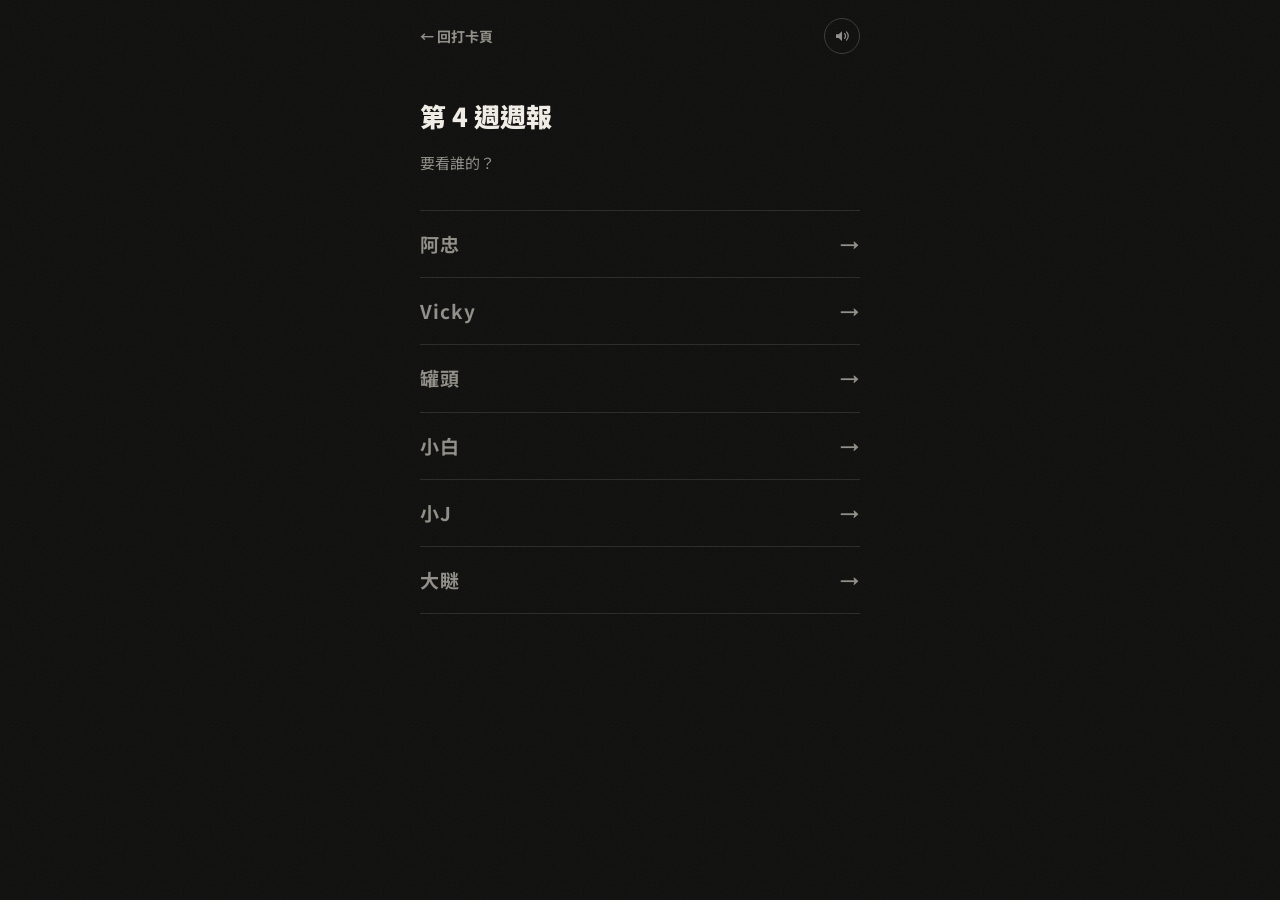
<file: week.html>
<!DOCTYPE html>
<html lang="zh-Hant-TW">
<head>
<meta charset="utf-8">
<meta name="viewport" content="width=device-width, initial-scale=1, viewport-fit=cover">
<title>深蹲俱樂部｜我的週報</title>
<meta name="description" content="深蹲俱樂部第二季週報：星座運動顧問看完你上週的打卡，寫給你的一封信。">
<meta name="theme-color" content="#0d0d0c">
<link rel="manifest" href="manifest.webmanifest">
<link rel="icon" type="image/png" sizes="192x192" href="icons/icon-192.png?v=2">
<link rel="apple-touch-icon" href="icons/icon-180.png?v=2">
<meta name="apple-mobile-web-app-capable" content="yes">
<meta name="apple-mobile-web-app-status-bar-style" content="black">
<link rel="preconnect" href="https://fonts.googleapis.com">
<link rel="preconnect" href="https://fonts.gstatic.com" crossorigin>
<link href="https://fonts.googleapis.com/css2?family=Archivo:wdth,wght@62..125,100..900&family=Noto+Sans+TC:wght@400;500;700;900&family=Noto+Serif+TC:wght@500;700;900&display=swap" rel="stylesheet">
<link rel="stylesheet" href="css/s2.css">
<script>if (!matchMedia("(prefers-reduced-motion: reduce)").matches) document.documentElement.classList.add("intro-wait");</script>
</head>
<body>

<svg width="0" height="0" style="position:absolute" aria-hidden="true">
  <filter id="ink" x="-10%" y="-10%" width="120%" height="120%">
    <feTurbulence type="fractalNoise" baseFrequency="0.8" numOctaves="2" seed="4" result="n"/>
    <feDisplacementMap in="SourceGraphic" in2="n" scale="2.2"/>
  </filter>
</svg>
<div class="grain" aria-hidden="true"></div>

<header class="wk-top">
  <a class="wk-back" id="back" href="./">← 回打卡頁</a>
  <button class="icon-btn" id="soundBtn" type="button" aria-pressed="true" aria-label="音效">
    <svg viewBox="0 0 24 24" aria-hidden="true"><path class="spk" d="M4 9.5h3.5L12 5.5v13l-4.5-4H4z"/><path class="wave" d="M15.5 9a4.2 4.2 0 0 1 0 6M18 6.5a7.8 7.8 0 0 1 0 11"/><path class="mute" d="M16 9.5l5 5M21 9.5l-5 5"/></svg>
  </button>
</header>

<main id="week"></main>


<script src="js/config.js"></script>
<script src="js/s2/score.js"></script>
<script src="js/s2/sound.js"></script>
<script src="js/s2/fx.js"></script>
<script src="js/s2/grid.js"></script>
<script src="js/s2/week.js"></script>
</body>
</html>
</file>
<file: css/s2.css>
/* ============ 深蹲俱樂部第二季：黑底朱印 ============
   墨黑底、米白字、只有一個朱紅。朱紅只代表兩件事：要你行動、或你失去了什麼。
   數字用 Archivo 超窄體（計分板），中文用黑體，要讀的內容（運勢、週報）用明體。 */

:root {
  --ink: #0d0d0c;
  --ink-2: #141413;
  --ink-3: #1b1b19;
  --line: #2a2926;
  --line-2: #3b3a36;
  --paper: #efece5;
  --paper-2: #e2ded3;
  --mute: #8f8d86;
  --dim: #5b5a55;
  --signal: #ff4a1f;
  --print: #141413;
  --f-zh: "Noto Sans TC", "PingFang TC", "Microsoft JhengHei", sans-serif;
  --f-serif: "Noto Serif TC", "Songti TC", "PMingLiU", serif;
  --f-num: "Archivo", "Noto Sans TC", sans-serif;
  --ease: cubic-bezier(.2, .8, .2, 1);
  --ease-out: cubic-bezier(.16, 1, .3, 1);
}

* { box-sizing: border-box; margin: 0; padding: 0; }
html { -webkit-text-size-adjust: 100%; background: var(--ink); overflow-x: clip; }
body {
  font-family: var(--f-zh);
  color: var(--paper);
  background: var(--ink);
  min-height: 100dvh;
  max-width: 480px;
  margin: 0 auto;
  padding: env(safe-area-inset-top) 20px calc(56px + env(safe-area-inset-bottom));
  -webkit-tap-highlight-color: transparent;
  -webkit-font-smoothing: antialiased;
  overflow-x: clip;
}
button { font: inherit; color: inherit; background: none; border: 0; cursor: pointer; }
a { color: inherit; }
.hidden { display: none !important; }

/* 極淡的顆粒，讓黑不要太數位 */
.grain { position: fixed; inset: 0; z-index: 100; pointer-events: none; opacity: .055; mix-blend-mode: screen;
  background: url("data:image/svg+xml,%3Csvg xmlns='http://www.w3.org/2000/svg' width='200' height='200'%3E%3Cfilter id='n'%3E%3CfeTurbulence type='fractalNoise' baseFrequency='.9' numOctaves='2' stitchTiles='stitch'/%3E%3C/filter%3E%3Crect width='200' height='200' filter='url(%23n)'/%3E%3C/svg%3E"); }

.kicker { font-family: var(--f-num); font-stretch: 100%; font-weight: 600; font-size: 11px; letter-spacing: .18em; text-transform: uppercase; color: var(--mute); }

/* ============ 頂部 ============ */
.top { padding-top: 18px; }
.top-row { display: flex; align-items: center; justify-content: space-between; }
.brand { display: flex; align-items: baseline; gap: 10px; }
.brand-zh { white-space: nowrap; font-weight: 900; font-size: 16px; letter-spacing: .28em; }
.brand-s { font-family: var(--f-num); font-stretch: 62%; font-weight: 800; font-size: 22px; line-height: 1; color: var(--signal); }
.tools { display: flex; gap: 8px; }
.icon-btn { width: 36px; height: 36px; border-radius: 50%; border: 1px solid var(--line-2); color: var(--mute); display: grid; place-items: center; transition: color .2s, border-color .2s; }
.icon-btn:active { transform: scale(.94); }
.icon-btn .q { font-family: var(--f-num); font-weight: 700; font-size: 15px; }
.icon-btn svg { width: 18px; height: 18px; fill: none; stroke: currentColor; stroke-width: 1.6; stroke-linecap: round; stroke-linejoin: round; }
.icon-btn .spk { fill: currentColor; stroke: none; }
.icon-btn .mute { display: none; }
.icon-btn.off .wave { display: none; }
.icon-btn.off .mute { display: block; }

.meta { display: flex; align-items: center; justify-content: space-between; gap: 12px; margin-top: 18px; padding: 11px 0; border-top: 1px solid var(--line); border-bottom: 1px solid var(--line); font-size: 12.5px; color: var(--mute); }
.meta b { font-family: var(--f-num); font-stretch: 75%; font-weight: 700; font-size: 15px; color: var(--paper); letter-spacing: .03em; margin-right: 4px; }
.today { display: flex; align-items: center; gap: 10px; }
.today ol { list-style: none; display: flex; gap: 3px; }
.today li { width: 7px; height: 7px; border: 1px solid var(--line-2); transition: background .4s, border-color .4s; }
.today li.on { background: var(--signal); border-color: var(--signal); }
.today li.pop { animation: dotPop .6s var(--ease-out); }
@keyframes dotPop { 0% { transform: scale(2.4); } }
.late { display: flex; align-items: center; gap: 8px; margin-top: 10px; font-size: 12.5px; color: var(--signal); }
.late::before { content: ""; width: 6px; height: 6px; background: var(--signal); animation: blink 1s steps(1) infinite; }
.late b { font-family: var(--f-num); font-stretch: 75%; font-weight: 700; font-size: 14px; letter-spacing: .04em; }
@keyframes blink { 50% { opacity: .15; } }
.all-done { display: flex; align-items: center; justify-content: space-between; margin-top: 12px; padding: 12px 14px; background: var(--signal); color: var(--ink); font-weight: 900; font-size: 15px; letter-spacing: .2em; }
.all-done::after { content: "6 / 6"; font-family: var(--f-num); font-stretch: 62%; font-size: 20px; letter-spacing: 0; }

/* ============ 週報入口 ============ */
.report { margin-top: 14px; }
.report-link { display: flex; align-items: center; justify-content: space-between; gap: 12px; padding: 14px 0; border-bottom: 1px solid var(--line); text-decoration: none; font-size: 14.5px; font-weight: 700; }
.report-link::before { content: ""; flex-shrink: 0; width: 8px; height: 8px; background: var(--signal); }
.report-link span { flex: 1; }
.report-link i { font-style: normal; font-family: var(--f-num); color: var(--mute); }

/* ============ 印章 ============ */
.seal { --s: 76px; position: relative; display: inline-grid; place-items: center; flex-shrink: 0; width: var(--s); height: var(--s); border-radius: calc(var(--s) * .08);
  background: var(--signal); color: var(--ink);
  box-shadow: inset 0 0 0 calc(var(--s) * .065) var(--signal), inset 0 0 0 calc(var(--s) * .095) var(--ink);
  transform: rotate(-7deg); filter: url(#ink); }
.seal b { font-family: var(--f-serif); font-weight: 900; font-size: calc(var(--s) * .56); line-height: 1; }
.seal.v b { writing-mode: vertical-rl; font-size: calc(var(--s) * .34); letter-spacing: .04em; }
.seal.press { animation: press .55s var(--ease-out) both; }
@keyframes press {
  0% { transform: translate(14px, -26px) scale(1.9) rotate(-24deg); opacity: 0; }
  55% { transform: scale(.9) rotate(-5deg); opacity: 1; }
  75% { transform: scale(1.03) rotate(-8deg); }
  100% { transform: rotate(-7deg); }
}
.seal.press::after { content: ""; position: absolute; inset: -8px; border: 1.5px solid var(--signal); border-radius: 10px; opacity: 0; animation: ripple .6s .22s var(--ease-out); }
@keyframes ripple { 0% { opacity: .7; transform: scale(.9); } 100% { opacity: 0; transform: scale(1.35); } }
.mini-seal { width: 11px; height: 11px; background: var(--signal); transform: rotate(-8deg); }
.mini-seal.pop { animation: press .5s var(--ease-out) both; }

/* ============ 一週七格 ============ */
.days { list-style: none; display: grid; grid-template-columns: repeat(7, 1fr); }
.d i { display: block; border: 1px solid var(--line-2); transition: background .4s, border-color .4s; }
.d span { display: block; text-align: center; font-size: 11.5px; color: var(--dim); }
.d-done i { background: var(--paper); border-color: var(--paper); }
.d-done span { color: var(--paper); }
.d-today i { position: relative; border-color: var(--signal); }
.d-today i::after { content: ""; position: absolute; inset: 0; background: var(--signal); opacity: 0; animation: pend 2.4s ease-in-out infinite; }
.d-today span { color: var(--signal); }
@keyframes pend { 50% { opacity: .28; } }
.hero.is-late .d-today i::after { animation-duration: .9s; }
.d-missed i { border-color: rgba(255, 74, 31, .4);
  background: linear-gradient(to top right, transparent calc(50% - .8px), var(--signal) 50%, transparent calc(50% + .8px)); }
.d-missed span { color: var(--signal); }
.d-fixed i { border-color: var(--paper); background: repeating-linear-gradient(-45deg, var(--paper) 0 2.5px, transparent 2.5px 5.5px); }
.d-fixed span { color: var(--paper); }
.d-fixing i { animation: fixIn .9s var(--ease-out) both; }
@keyframes fixIn { 0% { transform: scaleY(0); transform-origin: bottom; } 100% { transform: none; } }
.days.relight .d i { animation: relight .5s calc(var(--i) * 70ms) var(--ease-out) both; }
@keyframes relight { 0% { transform: scaleY(.1); opacity: 0; } 100% { transform: none; opacity: 1; } }

.days-lg { gap: 6px; margin-top: 26px; }
.days-lg .d i { height: 44px; border-radius: 2px; }
.days-lg .d span { margin-top: 9px; }
/* 排行的小燈號：斜切的細直條，像儀表刻度 */
.days-sm { grid-template-columns: repeat(7, 4px); gap: 5px; justify-content: end; padding-right: 4px; }
.days-sm .d i { height: 17px; border: 0; transform: skewX(-22deg); background: rgba(239, 236, 229, .1); }
.days-sm .d span { display: none; }
.days-sm .d-done i { background: var(--paper); box-shadow: 0 0 6px rgba(239, 236, 229, .25); }
.days-sm .d-today i { background: transparent; box-shadow: inset 0 0 0 1px var(--signal); }
.days-sm .d-today i::after { display: none; }
.days-sm .d-missed i { background: var(--signal); opacity: .75; }
.days-sm .d-fixed i { background: repeating-linear-gradient(to bottom, var(--paper) 0 2px, transparent 2px 4px); }

/* ============ 我 ============ */
.hero { position: relative; padding: 30px 0 6px; }
.me-head { display: flex; align-items: center; justify-content: space-between; gap: 12px; min-height: 40px; }
.me-name { white-space: nowrap; font-size: 26px; font-weight: 900; letter-spacing: .08em; }
.me-label { margin-top: 22px; font-size: 12px; font-weight: 700; letter-spacing: .3em; color: var(--mute); display: flex; align-items: baseline; justify-content: space-between; }
.me-more { font-size: 11.5px; font-weight: 700; letter-spacing: .14em; color: var(--mute); padding: 4px 0 4px 12px; }
.days[data-act] { cursor: pointer; -webkit-tap-highlight-color: transparent; }
.me-score { display: flex; align-items: flex-end; gap: 10px; margin-top: 12px; }
.me-num { font-family: var(--f-num); font-stretch: 62%; font-weight: 800; font-size: 168px; line-height: .74; letter-spacing: -.02em; margin-left: -5px; font-variant-numeric: tabular-nums; }
.me-num.neg { color: var(--signal); }
.me-num { position: relative; }
.me-score { position: relative; }
.me-score.lit .me-num { color: #fff3ec;
  text-shadow: 0 0 1px rgba(255, 255, 255, .9), 0 0 7px rgba(255, 112, 72, .9), 0 0 20px rgba(255, 74, 31, .62), 0 0 46px rgba(255, 74, 31, .34), 0 0 90px rgba(255, 74, 31, .16);
  animation: neonHum 8s linear infinite; }
.me-score.lit .me-num.neg { color: #ffa284; }
/* 燈管上的掃描線：只畫在數字裡面 */
.me-score.lit .me-num::before { content: attr(data-text); position: absolute; left: 0; top: 0; color: transparent; text-shadow: none; pointer-events: none;
  background: repeating-linear-gradient(to bottom, rgba(13, 13, 12, .42) 0 1px, transparent 1px 4px); -webkit-background-clip: text; background-clip: text; }
/* 底下一條朱紅燈管 */
.me-score.lit .me-num::after { content: ""; position: absolute; left: 6px; right: 2px; bottom: -14px; height: 2px; border-radius: 2px; background: var(--signal);
  box-shadow: 0 0 6px var(--signal), 0 0 18px rgba(255, 74, 31, .55); transform-origin: left; }
@keyframes neonHum { 0%, 100% { opacity: 1; } 2% { opacity: .82; } 2.6% { opacity: 1; } 51% { opacity: 1; } 51.5% { opacity: .9; } 52% { opacity: 1; } }
.me-score.ignite .me-num::after { animation: tubeOn .9s .1s steps(1, end) both, tubeGrow .5s .1s var(--ease-out) both; }
@keyframes tubeGrow { from { transform: scaleX(0); } }
@keyframes tubeOn { 0% { opacity: 0; } 12% { opacity: 1; } 20% { opacity: .2; } 32% { opacity: 1; } 40% { opacity: .5; } 52% { opacity: 1; } }
/* 通電時一道光由上往下刷過數字 */
.me-score.ignite::before { content: ""; position: absolute; left: -8px; right: -8px; top: 0; z-index: 1; height: 3px; background: #fff; pointer-events: none;
  box-shadow: 0 0 12px 2px var(--signal), 0 0 34px 6px rgba(255, 74, 31, .35); mix-blend-mode: screen; animation: neonScan .62s .18s var(--ease) both; }
@keyframes neonScan { from { top: -4px; opacity: 1; } 85% { opacity: 1; } to { top: 100%; opacity: 0; } }
/* 紅藍錯位的殘影（只在通電那一下） */
.me-ghost { position: absolute; left: 0; top: 0; pointer-events: none; text-shadow: none; mix-blend-mode: screen; }
.me-num.drop { animation: drop .7s var(--ease); }
.me-num.rise { animation: rise .7s var(--ease); }
@keyframes drop { 0%, 100% { transform: none; } 20% { transform: translateX(-6px); } 40% { transform: translateX(5px); } 60% { transform: translateX(-3px); } }
@keyframes rise { 40% { transform: translateY(-6px); } }
.me-unit { padding-bottom: 4px; font-size: 16px; font-weight: 700; color: var(--mute); }
.hero .seal-me { position: absolute; top: 112px; right: 2px; }

.chip-makeup { white-space: nowrap; display: flex; align-items: center; gap: 8px; padding: 8px 12px; border: 1px solid var(--signal); color: var(--signal); font-size: 13px; font-weight: 700; letter-spacing: .06em; animation: nudge 2.6s var(--ease) infinite; }
.chip-makeup::after { content: "→"; font-family: var(--f-num); }
@keyframes nudge { 0%, 80%, 100% { transform: none; } 86% { transform: translateX(-3px); } 92% { transform: translateX(2px); } }

.act { margin-top: 30px; display: grid; gap: 14px; }
.btn-stamp { display: flex; align-items: center; justify-content: space-between; height: 66px; padding: 0 22px; background: var(--signal); color: var(--ink); border-radius: 3px; transition: transform .15s; }
.btn-stamp:active { transform: scale(.985); }
.btn-stamp b { font-size: 20px; font-weight: 900; letter-spacing: .4em; }
.btn-stamp span { font-family: var(--f-num); font-stretch: 75%; font-weight: 700; font-size: 15px; letter-spacing: .06em; }
.nudge { display: flex; align-items: center; gap: 8px; font-size: 14px; font-weight: 700; }
.nudge::before { content: ""; width: 6px; height: 6px; background: var(--signal); }
.done-row { display: flex; align-items: baseline; justify-content: space-between; padding: 14px 0; border-top: 1px solid var(--line); border-bottom: 1px solid var(--line); }
.done-row .t { font-size: 14px; color: var(--mute); }
.done-row .t b { font-family: var(--f-num); font-stretch: 75%; font-weight: 700; font-size: 22px; color: var(--paper); margin-right: 6px; }
.link { font-size: 13px; color: var(--mute); text-decoration: underline; text-underline-offset: 4px; text-decoration-color: var(--line-2); }
.btn-line { display: flex; align-items: center; justify-content: space-between; height: 56px; padding: 0 20px; border: 1px solid var(--paper); border-radius: 3px; font-size: 16px; font-weight: 700; letter-spacing: .12em; }
.btn-line::after { content: "→"; font-family: var(--f-num); font-weight: 400; }
.btn-line.fresh { animation: fadeUp .6s var(--ease-out) both; }
.btn-ghost-sm { justify-self: start; font-size: 14px; font-weight: 700; color: var(--signal); }
.last-day { font-size: 15px; font-weight: 700; }

/* 開季前／完賽／認領 */
.count-label { margin-top: 26px; }
.count { display: block; margin-top: 10px; font-family: var(--f-num); font-stretch: 62%; font-weight: 800; font-size: 76px; line-height: .8; letter-spacing: -.01em; font-variant-numeric: tabular-nums; }
.count small { font-size: .5em; color: var(--mute); margin: 0 .14em 0 .04em; }
.wk-list { list-style: none; display: grid; grid-template-columns: repeat(3, 1fr); margin-top: 24px; border-top: 1px solid var(--line); }
.wk-list li { display: flex; align-items: baseline; justify-content: space-between; padding: 12px 10px 12px 0; border-bottom: 1px solid var(--line); }
.wk-list li:not(:nth-child(3n)) { border-right: 1px solid var(--line); margin-right: 10px; }
.wk-list span { font-size: 12px; color: var(--mute); }
.wk-list b { font-family: var(--f-num); font-stretch: 62%; font-weight: 800; font-size: 26px; }
.claim-q { font-size: 26px; font-weight: 900; letter-spacing: .04em; line-height: 1.35; }
.claim-list { list-style: none; margin-top: 22px; border-top: 1px solid var(--line); }
.claim-list button, .claim-list a { text-decoration: none; width: 100%; display: flex; align-items: center; justify-content: space-between; padding: 17px 0; border-bottom: 1px solid var(--line); font-size: 19px; font-weight: 700; letter-spacing: .06em; text-align: left; }
.claim-list button::after, .claim-list a::after { content: "→"; font-family: var(--f-num); color: var(--mute); }
.claim-list button:disabled { color: var(--dim); }
.claim-list button:disabled::after { content: "已認領"; font-family: var(--f-zh); font-size: 12px; }

/* ============ 排行 ============ */
.league { scroll-margin-top: 14px; }
.sec-label { display: flex; align-items: baseline; justify-content: space-between; margin-top: 56px; padding-bottom: 12px; border-bottom: 1.5px solid var(--paper); font-size: 13px; font-weight: 900; letter-spacing: .28em; }
.sec-right { font-size: 11px; font-weight: 700; letter-spacing: .2em; color: var(--mute); }
/* 今日｜昨天 切換 */
.board-tabs { display: inline-flex; gap: 18px; }
.board-tabs button { position: relative; padding: 2px 0 4px; font-size: 13px; font-weight: 900; letter-spacing: .28em; color: var(--dim); transition: color .2s; }
.board-tabs button.on { color: var(--paper); }
.board-tabs button.on::after { content: ""; position: absolute; left: 0; right: .28em; bottom: -13.5px; height: 2px; background: var(--signal); box-shadow: 0 0 8px rgba(255, 74, 31, .6); }
.board-note { margin-top: 12px; font-size: 12.5px; letter-spacing: .08em; color: var(--mute); }
.t-time { margin-left: -2px; font-family: var(--f-num); font-stretch: 75%; font-weight: 600; font-size: 13px; letter-spacing: .02em; color: var(--mute); }
.t-score.t-done { font-size: 28px; line-height: 1; padding-top: 6px; }
.team.pending .t-score.t-done { color: var(--line-2); }
/* 切換時卡片依序滑進來 */
.board-in .team, .board-in .board-note { animation: boardIn .42s var(--ease-out) both; }
.board-in .team:nth-of-type(1) { animation-delay: .04s; }
.board-in .team:nth-of-type(2) { animation-delay: .1s; }
.board-in .team:nth-of-type(3) { animation-delay: .16s; }
@keyframes boardIn { from { opacity: 0; transform: translateX(18px); } }
.team { position: relative; display: grid; grid-template-columns: 46px 1fr auto; column-gap: 12px; margin-top: 10px; padding: 17px 16px 15px 14px; border-radius: 4px; background: var(--tint, var(--ink-2)); overflow: hidden; }
.team.mine::before { content: ""; position: absolute; left: 0; top: 0; bottom: 0; width: 3px; background: var(--signal); }
.team.pending .t-rank { color: var(--line-2); }
.team.landed::after { content: ""; position: absolute; top: 0; bottom: 0; left: 0; width: 2px; background: var(--signal); box-shadow: 0 0 14px var(--signal), -30px 0 30px rgba(255, 74, 31, .18); animation: cardScan .75s var(--ease) both; pointer-events: none; }
@keyframes cardScan { from { left: 0; opacity: 1; } to { left: 100%; opacity: 0; } }
.team.landed .t-rank { animation: rankFlash 1.2s var(--ease) both; }
.team.focus::after { content: ""; position: absolute; inset: 0; pointer-events: none; background: linear-gradient(90deg, transparent, rgba(255, 74, 31, .14) 45%, rgba(255, 74, 31, .22) 50%, transparent 56%) no-repeat; background-size: 220% 100%; animation: focusSweep 1s .18s var(--ease) both; }
@keyframes focusSweep { from { background-position: 130% 0; } to { background-position: -30% 0; } }
.team.focus .t-rank { animation: rankFlash 1.4s .2s var(--ease) both; }
@keyframes rankFlash { 0%, 35% { color: var(--signal); } }
.t-rank { font-family: var(--f-num); font-stretch: 62%; font-weight: 800; font-size: 46px; line-height: .78; color: var(--dim); }
.team.rank-1 .t-rank { color: var(--paper); }
.t-score { font-family: var(--f-num); font-stretch: 62%; font-weight: 800; font-size: 46px; line-height: .78; text-align: right; font-variant-numeric: tabular-nums; }
.t-score.drop { animation: drop .7s var(--ease); }
.t-body { display: grid; gap: 10px; padding-top: 2px; }
.t-member { display: grid; grid-template-columns: 1fr auto; align-items: center; gap: 10px; }
.t-who { display: flex; align-items: center; gap: 8px; font-size: 16px; font-weight: 700; letter-spacing: .04em; }
.t-quote { grid-column: 1 / -1; margin-top: -4px; font-family: var(--f-serif); font-size: 13.5px; line-height: 1.55; color: var(--mute); text-align: left; word-break: break-word; }
.t-quote.mine { color: var(--paper); text-decoration: underline; text-decoration-color: var(--line-2); text-underline-offset: 4px; }
.t-quote[data-act="like"] { cursor: pointer; }
/* 像素愛心 ×N */
.likes { position: relative; display: inline-flex; align-items: center; gap: 4px; margin-left: 6px; vertical-align: -1px; text-decoration: none; }
.px-heart { width: 14px; height: 12px; fill: var(--line-2); transition: fill .2s; }
.likes.has .px-heart { fill: var(--mute); }
.likes.on .px-heart { fill: var(--signal); }
.likes b { font-family: var(--f-num); font-stretch: 75%; font-weight: 700; font-size: 13px; color: var(--paper); letter-spacing: .02em; }
.likes.on b { color: var(--signal); }
.likes.burst .px-heart, .likes.pop .px-heart { animation: heartPop .45s steps(5) both; }
@keyframes heartPop { 0% { transform: scale(1); } 40% { transform: scale(1.7); } 100% { transform: scale(1); } }
.likes.pop b { animation: heartPop .45s steps(5) both; }
.likes i { position: absolute; left: 6px; top: 5px; width: 3px; height: 3px; background: var(--signal); animation: pxFly .55s steps(6) forwards; }
.likes i:nth-child(even) { background: var(--paper); }
@keyframes pxFly { 0% { transform: none; opacity: 1; } 100% { transform: translate(var(--dx), var(--dy)); opacity: 0; } }
.toast-heart { width: 14px; height: 12px; fill: var(--signal); vertical-align: -1px; margin-right: 4px; }
.t-weekend { display: flex; align-items: center; gap: 8px; font-size: 11.5px; color: var(--mute); letter-spacing: .12em; }
.t-weekend i { font-style: normal; display: inline-grid; place-items: center; width: 20px; height: 20px; font-size: 11px; border: 1px dashed var(--line-2); color: var(--dim); }
.t-weekend i.on { border: 0; background: var(--signal); color: var(--ink); font-weight: 900; transform: rotate(-8deg); }
.t-weekend i.pop { animation: press .5s var(--ease-out) both; }

/* ============ 一般面板、頁尾 ============ */
.panel { margin-top: 44px; padding-top: 14px; border-top: 1px solid var(--line); display: grid; gap: 10px; font-size: 13.5px; color: var(--mute); }
.panel-title { font-size: 12px; font-weight: 900; letter-spacing: .28em; color: var(--paper); }
.panel b { color: var(--paper); }
.btn-small { justify-self: start; padding: 10px 16px; border: 1px solid var(--paper); border-radius: 3px; font-size: 14px; font-weight: 700; color: var(--paper); }
.admin-body { display: flex; flex-wrap: wrap; gap: 4px 16px; }
.footer { margin-top: 64px; display: flex; justify-content: space-between; font-size: 12px; color: var(--dim); }
.footer a { color: var(--mute); text-decoration: none; }

/* ============ 底部面板 ============ */
.sheet-wrap { position: fixed; inset: 0; z-index: 50; display: flex; align-items: flex-end; justify-content: center; background: rgba(0, 0, 0, .62); -webkit-backdrop-filter: blur(3px); backdrop-filter: blur(3px); opacity: 0; transition: opacity .22s; }
.sheet-wrap.open { opacity: 1; }
.sheet { width: min(480px, 100%); display: grid; gap: 16px; padding: 26px 20px calc(16px + env(safe-area-inset-bottom)); background: var(--ink-2); border-top: 1px solid var(--line-2); border-radius: 14px 14px 0 0; transform: translateY(100%); transition: transform .34s var(--ease-out); }
.sheet-wrap.open .sheet { transform: none; }
.sh-title { font-size: 21px; font-weight: 900; line-height: 1.5; letter-spacing: .02em; }
.sh-title b { font-family: var(--f-num); font-stretch: 62%; font-weight: 800; font-size: 1.45em; color: var(--signal); margin: 0 .08em; vertical-align: -.06em; }
.sh-makeup { position: relative; display: flex; align-items: center; justify-content: space-between; gap: 12px; padding: 14px 0; border-top: 1px solid var(--line); border-bottom: 1px solid var(--line); cursor: pointer; }
.sh-makeup input { position: absolute; opacity: 0; pointer-events: none; }
.mk-text { font-size: 15px; font-weight: 700; }
.switch { flex-shrink: 0; width: 46px; height: 26px; border-radius: 13px; background: var(--line-2); position: relative; transition: background .2s; }
.switch::after { content: ""; position: absolute; left: 3px; top: 3px; width: 20px; height: 20px; border-radius: 50%; background: var(--paper); transition: transform .25s var(--ease-out); }
.is-makeup .switch { background: var(--signal); }
.is-makeup .switch::after { transform: translateX(20px); }
.sh-makeup-off { font-size: 13px; color: var(--dim); }
.sh-input { width: 100%; padding: 10px 0 12px; border: 0; border-bottom: 1px solid var(--line-2); background: transparent; color: var(--paper); font: inherit; font-size: 16px; outline: none; border-radius: 0; }
.sh-input:focus { border-bottom-color: var(--paper); }
.sh-input::placeholder { color: var(--dim); }
.sh-confirm { position: relative; overflow: hidden; height: 66px; display: flex; align-items: center; justify-content: space-between; padding: 0 22px; border-radius: 3px; font-size: 18px; font-weight: 900; letter-spacing: .3em; color: var(--ink); background: var(--paper); -webkit-user-select: none; user-select: none; -webkit-touch-callout: none; touch-action: none; }
.sh-confirm.danger { background: var(--signal); }
.sh-confirm.hold { color: var(--paper); background: transparent; box-shadow: inset 0 0 0 1.5px var(--signal); }
.sh-fill { position: absolute; inset: 0; transform-origin: left; transform: scaleX(var(--p, 0)); background: var(--signal); }
.sh-label, .sh-count { position: relative; }
.sh-count { font-family: var(--f-num); font-stretch: 62%; font-weight: 800; font-size: 30px; letter-spacing: 0; }
.sh-confirm.holding .sh-label, .sh-confirm.holding .sh-count { color: var(--ink); }
.sh-confirm.fired { animation: fired .17s; }
@keyframes fired { 50% { transform: scale(1.015); filter: brightness(1.15); } }
.sh-hint { font-size: 13px; color: var(--signal); margin-top: -6px; }
.sh-hint.shake { animation: shake .4s; }
@keyframes shake { 20%, 60% { transform: translateX(-6px); } 40%, 80% { transform: translateX(6px); } }
.sh-cancel { padding: 8px; font-size: 14px; color: var(--mute); }

/* ============ 明日運勢：一張紙 ============ */
.fortune { position: fixed; inset: 0; z-index: 60; display: flex; align-items: flex-end; justify-content: center; background: rgba(0, 0, 0, .66); -webkit-backdrop-filter: blur(5px); backdrop-filter: blur(5px); opacity: 0; transition: opacity .25s; }
.fortune.open { opacity: 1; }
.ft-inner { position: relative; overflow: hidden auto; width: min(480px, 100%); max-height: 94dvh; padding: 26px 24px calc(22px + env(safe-area-inset-bottom)); color: var(--print); background: var(--paper); border-radius: 14px 14px 0 0; transform: translateY(100%); transition: transform .5s var(--ease-out); }
.fortune.open .ft-inner { transform: none; }
.ft-head { position: relative; display: flex; align-items: baseline; justify-content: space-between; padding-bottom: 14px; border-bottom: 1.5px solid var(--print); }
.ft-kicker { font-size: 15px; font-weight: 900; letter-spacing: .3em; }
.ft-date { font-family: var(--f-num); font-stretch: 75%; font-weight: 700; font-size: 15px; letter-spacing: .04em; }
.ft-slip { position: relative; display: grid; gap: 18px; padding-top: 18px; }
.sl-glyph { position: absolute; right: -18px; top: -26px; font-size: 230px; line-height: 1; color: rgba(20, 20, 19, .055); pointer-events: none; font-family: var(--f-serif); }
.sl-who { position: relative; display: flex; align-items: center; justify-content: space-between; }
.sl-sign { font-family: var(--f-serif); font-weight: 700; font-size: 16px; letter-spacing: .12em; }
.sl-stars { display: flex; gap: 4px; }
.sl-stars svg { width: 19px; height: 19px; fill: none; stroke: var(--print); stroke-width: 1.4; }
.sl-stars svg.on { fill: var(--print); opacity: .18; }
.sl-stars svg.on.pop { opacity: 1; animation: starIn .4s var(--ease-out); }
@keyframes starIn { 0% { transform: scale(.2) rotate(-60deg); } }
.sl-text { position: relative; font-family: var(--f-serif); font-weight: 500; font-size: 19px; line-height: 1.9; letter-spacing: .02em; }
.sl-q { position: relative; padding: 2px 0 2px 16px; border-left: 3px solid var(--signal); }
.sl-q span { display: block; font-size: 11.5px; font-weight: 900; letter-spacing: .3em; color: var(--signal); }
.sl-q p { margin-top: 6px; font-size: 16.5px; font-weight: 700; line-height: 1.65; }
.sl-lucky { position: relative; display: grid; grid-template-columns: 1fr 1fr; border-top: 1px solid rgba(20, 20, 19, .2); }
.sl-lucky > div { padding: 14px 0 4px; }
.sl-lucky > div + div { padding-left: 16px; border-left: 1px solid rgba(20, 20, 19, .2); }
.sl-lucky small { display: block; font-size: 11.5px; letter-spacing: .24em; color: #6e6c66; }
.sl-lucky b { display: flex; align-items: center; gap: 8px; margin-top: 6px; font-size: 17px; font-weight: 700; }
.sw { width: 14px; height: 14px; border-radius: 50%; background: var(--sw); box-shadow: inset 0 0 0 1px rgba(0, 0, 0, .18); }
.ft-close { width: 100%; height: 56px; margin-top: 22px; border-radius: 3px; background: var(--print); color: var(--paper); font-size: 16px; font-weight: 900; letter-spacing: .4em; }
.fortune.jackpot .sl-who::after { content: "滿分"; position: absolute; right: 124px; top: 50%; margin-top: -11px; padding: 2px 7px; font-size: 11px; font-weight: 900; letter-spacing: .2em; color: var(--paper); background: var(--signal); transform: rotate(-6deg); animation: press .5s var(--ease-out) both; }

/* ============ 儀式舞台 ============ */
.stage { position: fixed; inset: 0; z-index: 70; overflow-y: auto; background: var(--ink); opacity: 0; transition: opacity .3s; }
.stage.open { opacity: 1; }
.stage-inner { min-height: 100%; display: flex; flex-direction: column; justify-content: center; width: min(480px, 100%); margin: 0 auto; padding: max(32px, env(safe-area-inset-top)) 20px max(32px, env(safe-area-inset-bottom)); }
.cer { display: grid; gap: 14px; }
.cer-kicker { font-family: var(--f-num); font-stretch: 100%; font-weight: 600; font-size: 11.5px; letter-spacing: .22em; text-transform: uppercase; color: var(--signal); }
.cer-title { font-size: 34px; font-weight: 900; line-height: 1.25; letter-spacing: .03em; }
.cer-after { display: none; gap: 10px; }
.stage.after .cer-after { display: grid; animation: fadeUp .5s var(--ease-out) both; }
@keyframes fadeUp { from { opacity: 0; transform: translateY(12px); } }
.cer-minus { font-family: var(--f-num); font-stretch: 62%; font-weight: 800; font-size: 200px; line-height: .76; letter-spacing: -.03em; color: var(--signal); margin-left: -8px; }
.cer-text { font-size: 18px; font-weight: 700; }
.cer-sub { font-size: 15px; color: var(--mute); }
.cer-btns { display: flex; flex-wrap: wrap; gap: 10px 22px; align-items: center; margin-top: 26px; }
.btn-primary { min-width: 160px; height: 58px; padding: 0 26px; border-radius: 3px; background: var(--signal); color: var(--ink); font-size: 16px; font-weight: 900; letter-spacing: .24em; }
.btn-primary.paper { background: var(--paper); }
.btn-primary:active { transform: scale(.98); }
.btn-text { font-size: 15px; font-weight: 700; color: var(--mute); padding: 10px 0; }

/* 扣分：那一格裂開 */
.loss-cell { position: relative; width: 92px; height: 120px; margin: 18px 0 6px; border: 1.5px solid var(--signal); transition: width .4s var(--ease), height .4s var(--ease); }
.loss-cell::after { content: ""; position: absolute; inset: 0; background: var(--signal); opacity: .2; animation: pend 1.2s ease-in-out infinite; }
.stage.burst .loss-cell { animation: crack .5s var(--ease) both; border-color: rgba(255, 74, 31, .5); background: linear-gradient(to top right, transparent calc(50% - 1.2px), var(--signal) 50%, transparent calc(50% + 1.2px)); }
.stage.burst .loss-cell::after { display: none; }
@keyframes crack { 0% { transform: scale(1.12); } 30% { transform: translateX(-8px); } 50% { transform: translateX(6px); } 70% { transform: translateX(-3px); } 100% { transform: none; } }
.stage.burst .stage-inner { animation: quake .4s; }
@keyframes quake { 25% { transform: translateX(-5px); } 50% { transform: translateX(4px); } 75% { transform: translateX(-2px); } }
.s-deduct.after .cer-line { display: none; }
.s-deduct.after .loss-cell { width: 46px; height: 60px; }

/* 結算：揭曉 */
.podium { list-style: none; border-top: 1.5px solid var(--paper); margin-top: 10px; padding-top: 2px; }
.pd { position: relative; display: grid; grid-template-columns: 56px 1fr auto; align-items: center; gap: 12px; margin-top: 8px; padding: 18px 16px 18px 14px; border-radius: 4px; background: var(--tint, var(--ink-2)); opacity: .3; transition: opacity .5s; }
.pd.in { opacity: 1; }
.pd-rank { font-family: var(--f-num); font-stretch: 62%; font-weight: 800; font-size: 52px; line-height: .8; color: var(--dim); }
.pd-name { display: grid; gap: 4px; font-size: 17px; font-weight: 900; letter-spacing: .04em; }
.pd-name small { font-size: 12.5px; font-weight: 500; color: var(--mute); letter-spacing: 0; }
.pd:not(.in) .pd-name, .pd:not(.in) .pd-rank { filter: blur(8px); }
.pd .pd-name, .pd .pd-rank { transition: filter .5s; }
.pd-score b { font-family: var(--f-num); font-stretch: 62%; font-weight: 800; font-size: 46px; line-height: .8; font-variant-numeric: tabular-nums; }
.pd.champ .pd-rank { color: var(--signal); }
.pd .seal { --s: 46px; position: absolute; right: 84px; top: 50%; margin-top: -23px; }

/* 全員達成：六顆朱印依序蓋下 */
.all-seals { list-style: none; display: grid; grid-template-columns: repeat(3, 1fr); gap: 26px 10px; margin: 22px 0 8px; }
.all-seals li { display: grid; justify-items: center; gap: 10px; }
.all-seals .seal { --s: 66px; }
.all-seals .seal.press { animation-delay: var(--d); }
.all-seals .seal.press::after { animation-delay: calc(var(--d) + .22s); }
.all-seals li > b { font-size: 15px; font-weight: 700; letter-spacing: .06em; }
.all-seals li > small { margin-top: -6px; font-family: var(--f-num); font-stretch: 75%; font-weight: 600; font-size: 13px; color: var(--mute); }
.s-all .cer-title { transition: color .4s; }
.s-all.after .cer-title { color: var(--signal); }

/* 今日第一：頭香印重重壓下，背後一圈放射光慢慢轉 */
.cer-first { justify-items: start; }
.first-mark { position: relative; width: 132px; height: 132px; margin: 14px 0 4px; display: grid; place-items: center; }
.first-rays { position: absolute; left: 50%; top: 50%; width: 360px; height: 360px; margin: -180px 0 0 -180px; border-radius: 50%; opacity: 0; pointer-events: none;
  background: repeating-conic-gradient(rgba(255, 74, 31, .22) 0 5deg, transparent 5deg 15deg);
  -webkit-mask-image: radial-gradient(closest-side, #000 18%, transparent 100%); mask-image: radial-gradient(closest-side, #000 18%, transparent 100%); }
.s-first.hit .first-rays { animation: raysIn .6s var(--ease-out) both, raysSpin 24s linear infinite; }
@keyframes raysIn { from { opacity: 0; transform: scale(.4); } to { opacity: 1; transform: none; } }
@keyframes raysSpin { to { rotate: 360deg; } }
.first-seal { --s: 112px; }
.s-first.open .first-seal { animation: press .6s .38s var(--ease-out) both; }
.s-first.hit .stage-inner { animation: quake .4s; }
.first-team { font-size: 22px; font-weight: 900; letter-spacing: .06em; }
.first-time { display: flex; align-items: baseline; gap: 10px; font-size: 14px; color: var(--mute); letter-spacing: .08em; }
.first-time b { font-family: var(--f-num); font-stretch: 62%; font-weight: 800; font-size: 40px; line-height: .8; color: var(--paper); letter-spacing: 0; }
.s-first .cer-title { transition: color .4s; }
.s-first.after .cer-title { color: var(--signal); }
.s-first:not(.after) .first-team, .s-first:not(.after) .first-time, .s-first:not(.after) .cer-sub { opacity: 0; }
.s-first.after .first-team { animation: fadeUp .45s var(--ease-out) both; }
.s-first.after .first-time { animation: fadeUp .45s .08s var(--ease-out) both; }
.s-first.after .cer-sub { animation: fadeUp .45s .16s var(--ease-out) both; }

/* 完賽表 */
.final-table { display: grid; margin-top: 10px; border-top: 1.5px solid var(--paper); }
.ft-row { display: grid; grid-template-columns: 1.6fr repeat(6, 1fr) 1.2fr; align-items: center; gap: 4px; padding: 12px 0; border-bottom: 1px solid var(--line); }
.ft-headrow { font-family: var(--f-num); font-size: 11px; color: var(--mute); letter-spacing: .1em; }
.ft-row.tinted { margin-top: 6px; padding: 12px 10px; border-bottom: 0; border-radius: 4px; background: var(--tint); }
.ft-team { font-size: 12.5px; font-weight: 900; line-height: 1.3; }
.ft-w { font-family: var(--f-num); font-stretch: 75%; font-weight: 700; font-size: 15px; text-align: center; color: var(--mute); }
.ft-w.r1 { color: var(--paper); }
.ft-total { font-family: var(--f-num); font-stretch: 62%; font-weight: 800; font-size: 26px; text-align: right; }

/* 規則 */
.rules-title { display: grid; gap: 8px; padding-bottom: 18px; border-bottom: 1.5px solid var(--paper); }
.rules-title b { font-size: 30px; font-weight: 900; letter-spacing: .06em; }
.rules-title span { font-size: 13px; color: var(--mute); letter-spacing: .06em; }
.rules { list-style: none; }
.rules li { display: grid; grid-template-columns: 46px 1fr; padding: 18px 0; border-bottom: 1px solid var(--line); }
.rules .no { font-family: var(--f-num); font-stretch: 62%; font-weight: 800; font-size: 30px; line-height: .9; color: var(--signal); }
.rules h4 { font-size: 18px; font-weight: 900; letter-spacing: .04em; }
.rules p { margin-top: 6px; font-size: 14.5px; line-height: 1.6; color: var(--mute); }
.rules-inline { margin-top: 56px; }

/* ============ 提示、紙花 ============ */
.toast { position: fixed; left: 50%; bottom: calc(22px + env(safe-area-inset-bottom)); z-index: 80; width: max-content; max-width: calc(100% - 40px); padding: 13px 18px; font-size: 14px; font-weight: 700; line-height: 1.5; color: var(--paper); background: var(--ink-3); border: 1px solid var(--line-2); border-left: 3px solid var(--signal); transform: translate(-50%, calc(100% + 40px + env(safe-area-inset-bottom))); opacity: 0; visibility: hidden; transition: transform .4s var(--ease-out), opacity .3s, visibility 0s .4s; pointer-events: none; }
.toast.show { transform: translate(-50%, 0); opacity: 1; visibility: visible; transition: transform .4s var(--ease-out), opacity .3s; }
.fx { position: fixed; inset: 0; width: 100%; height: 100%; z-index: 75; pointer-events: none; display: none; }
.fx.on { display: block; }

/* ============ 試玩模式面板 ============ */
.demo-panel { position: fixed; left: 12px; bottom: calc(12px + env(safe-area-inset-bottom)); z-index: 45; width: 236px; font-size: 12px; color: var(--paper); background: rgba(20, 20, 19, .96); border: 1px solid var(--line-2); }
.dp-toggle { width: 100%; padding: 9px 12px; text-align: left; font-weight: 700; font-size: 12px; letter-spacing: .2em; color: var(--signal); }
.dp-toggle::after { content: " ▴"; }
.demo-panel:not(.open) { width: auto; }
.demo-panel:not(.open) .dp-body { display: none; }
.demo-panel:not(.open) .dp-toggle::after { content: " ▾"; }
.dp-body { display: grid; gap: 8px; padding: 0 12px 12px; }
.dp-row { display: flex; align-items: center; justify-content: space-between; gap: 6px; flex-wrap: wrap; }
.dp-date b { font-size: 14px; }
.dp-date button { width: 30px; height: 26px; border: 1px solid var(--line-2); }
.dp-range { width: 100%; accent-color: var(--signal); }
.dp-chips { justify-content: flex-start; }
.dp-chips button { padding: 4px 8px; border: 1px solid var(--line-2); font-size: 12px; }
.dp-chips button.on { background: var(--paper); color: var(--ink); border-color: var(--paper); }
.dp-me { font: inherit; padding: 3px 6px; background: var(--ink-3); color: inherit; border: 1px solid var(--line-2); }
.dp-check { display: flex; align-items: center; gap: 4px; }
.dp-note { color: var(--dim); font-size: 11px; }

/* ============ 週報 ============ */
.wk-top { display: flex; align-items: center; justify-content: space-between; padding-top: 18px; }
.wk-back { font-size: 14px; font-weight: 700; color: var(--mute); text-decoration: none; }
.wk-head { margin-top: 30px; padding-bottom: 16px; border-bottom: 1.5px solid var(--paper); }
.wk-head .kicker { color: var(--signal); }
.wk-title { margin-top: 10px; font-size: 32px; font-weight: 900; letter-spacing: .04em; line-height: 1.25; }
.wk-range { margin-top: 6px; font-size: 13px; color: var(--mute); }
.wk-sample { margin-top: 14px; font-size: 12.5px; color: var(--mute); }
.wk-sample::before { content: "範例　"; color: var(--signal); font-weight: 900; }
.wk-chips { display: flex; flex-wrap: wrap; gap: 6px; margin-top: 16px; }
.wk-chips a { padding: 5px 10px; border: 1px solid var(--line-2); font-family: var(--f-num); font-size: 12px; color: var(--mute); text-decoration: none; }
.wk-chips a.on { background: var(--paper); color: var(--ink); border-color: var(--paper); }
.wk-empty { margin-top: 40px; display: grid; gap: 12px; font-size: 15px; line-height: 1.7; color: var(--mute); }
.wk-big { font-size: 26px; font-weight: 900; color: var(--paper); }

/* 信封：紙＋朱印「親啟」 */
.envelope { position: relative; height: 212px; margin: 34px 0 60px; perspective: 1000px; cursor: pointer; }
.envelope.gone { display: none; }
.env-back, .env-front, .env-flap, .env-letter { position: absolute; left: 0; right: 0; }
.env-back { inset: 0; background: #d8d3c7; border-radius: 3px; box-shadow: 0 30px 60px rgba(0, 0, 0, .55); }
.env-letter { z-index: 2; top: 12px; left: 14px; right: 14px; height: 168px; background: var(--paper); opacity: 0; transition: transform .8s var(--ease-out) .35s, opacity .15s .3s; }
.env-letter p { padding: 20px; font-family: var(--f-serif); font-weight: 700; font-size: 18px; color: var(--print); letter-spacing: .1em; }
.env-front { z-index: 3; inset: 0; border-radius: 3px; background: #e6e1d5; clip-path: polygon(0 36%, 50% 72%, 100% 36%, 100% 100%, 0 100%); }
.env-flap { z-index: 4; top: 0; height: 60%; background: #dcd6c9; clip-path: polygon(0 0, 100% 0, 50% 100%); transform-origin: 50% 0; transition: transform .5s ease-in, z-index 0s .25s; }
.env-seal { position: absolute; z-index: 5; left: 50%; top: 60%; margin: -38px 0 0 -32px; transition: transform .35s, opacity .35s; }
.env-seal .seal { --s: 64px; }
.env-hint { position: absolute; left: 0; right: 0; bottom: -34px; text-align: center; font-size: 13px; color: var(--mute); letter-spacing: .12em; }
.envelope.open .env-seal { transform: scale(1.4); opacity: 0; }
.envelope.open .env-flap { transform: rotateX(180deg); z-index: 1; }
.envelope.open .env-letter { opacity: 1; transform: translateY(-104px); }
.envelope.open .env-hint { opacity: 0; }

.wk-body { display: none; gap: 34px; margin-top: 26px; }
.wk-body.show { display: grid; }
.wk-body.show > * { animation: fadeUp .6s var(--ease-out) both; }
.wk-body.show > *:nth-child(2) { animation-delay: .1s; }
.wk-body.show > *:nth-child(3) { animation-delay: .2s; }
.wk-body.show > *:nth-child(4) { animation-delay: .3s; }
.blk-label { font-size: 12px; font-weight: 900; letter-spacing: .3em; color: var(--mute); padding-bottom: 10px; border-bottom: 1px solid var(--line); }
.score-card .big { display: flex; align-items: flex-end; gap: 12px; margin-top: 18px; }
.score-card .big b { font-family: var(--f-num); font-stretch: 62%; font-weight: 800; font-size: 110px; line-height: .76; }
.score-card .big b.neg { color: var(--signal); }
.score-card .big span { padding-bottom: 6px; color: var(--mute); font-size: 13px; }
.rc-list { margin-top: 18px; display: grid; }
.rc-list div { display: flex; justify-content: space-between; gap: 12px; padding: 11px 0; border-bottom: 1px solid var(--line); font-size: 14px; }
.rc-list dt { color: var(--mute); }
.rc-list dd { font-weight: 700; text-align: right; }
.rc-teams { list-style: none; margin-top: 18px; }
.rc-teams li { display: grid; grid-template-columns: 30px 1fr auto; align-items: baseline; gap: 10px; margin-top: 6px; padding: 11px 12px; border-radius: 4px; background: var(--tint, var(--ink-2)); font-size: 14px; font-weight: 700; }
.rc-teams .rk { font-family: var(--f-num); font-stretch: 62%; font-weight: 800; font-size: 22px; color: var(--dim); }
.rc-teams li.mine .rk { color: var(--signal); }
.rc-teams b { font-family: var(--f-num); font-stretch: 62%; font-weight: 800; font-size: 24px; }

/* ============ 本季總表（首頁展開、週報頁） ============ */
.sg { display: grid; gap: 4px; margin-top: 14px; }
.sg-row { display: grid; grid-template-columns: 50px repeat(7, 1fr) 54px; align-items: center; gap: 5px; padding: 7px 8px; border-radius: 3px; color: inherit; text-decoration: none; }
.sg-head { padding-top: 0; padding-bottom: 2px; font-size: 11px; color: var(--dim); text-align: center; }
.sg-head span:last-child { text-align: right; }
.sg-row .d i { height: 22px; }
.sg-row.future .d i { border-color: var(--line); }
.sg-row.cur { background: rgba(255, 74, 31, .08); box-shadow: inset 2px 0 0 var(--signal); }
.sg-wk { font-size: 12px; font-weight: 700; letter-spacing: .04em; color: var(--mute); white-space: nowrap; }
.sg-row.cur .sg-wk { color: var(--paper); }
.sg-row.link .sg-wk::after { content: " ›"; color: var(--signal); }
.sg-row.link:active { background: var(--ink-2); }
.sg-score { text-align: right; font-family: var(--f-num); font-stretch: 62%; font-weight: 800; font-size: 24px; line-height: 1; font-variant-numeric: tabular-nums; }
.sg-score.neg { color: var(--signal); }
.sg-score.sg-none { color: var(--line-2); }
.sg-score small { display: block; margin-top: 2px; font-family: var(--f-zh); font-size: 9.5px; font-weight: 700; letter-spacing: .2em; color: var(--signal); }
.sg-sum { margin-top: 14px; font-size: 13px; letter-spacing: .06em; color: var(--mute); }
.sg-sum b { font-family: var(--f-num); font-stretch: 75%; font-size: 16px; color: var(--paper); margin: 0 2px; }
.letter { padding: 26px 22px 24px; color: var(--print); background: var(--paper); }
.letter .blk-label { color: #6e6c66; border-color: rgba(20, 20, 19, .2); }
.lt-text { margin-top: 16px; font-family: var(--f-serif); font-weight: 500; font-size: 18px; line-height: 2; letter-spacing: .02em; }
.lt-sign { margin-top: 14px; text-align: right; font-family: var(--f-serif); font-size: 15px; color: #6e6c66; }
.goal-text { margin-top: 16px; padding-left: 16px; border-left: 3px solid var(--signal); font-size: 22px; font-weight: 900; line-height: 1.5; }
.whisper-row { margin-top: 16px; display: grid; gap: 6px; }
.whisper-row b { font-size: 14px; color: var(--mute); }
.whisper-row p { font-family: var(--f-serif); font-size: 20px; line-height: 1.6; }
.wk-foot { margin-top: 48px; font-size: 12px; color: var(--dim); }

/* ============ 科技感過場 ============ */
/* 鎖定框：四個角從外面收進來＋一條掃描線 */
.lock { position: fixed; z-index: 105; pointer-events: none; opacity: 0; }
.lock i { position: absolute; width: 10px; height: 10px; border: 0 solid var(--signal); }
.lock i:nth-child(1) { left: 0; top: 0; border-width: 1.5px 0 0 1.5px; --x: -9px; --y: -9px; }
.lock i:nth-child(2) { right: 0; top: 0; border-width: 1.5px 1.5px 0 0; --x: 9px; --y: -9px; }
.lock i:nth-child(3) { left: 0; bottom: 0; border-width: 0 0 1.5px 1.5px; --x: -9px; --y: 9px; }
.lock i:nth-child(4) { right: 0; bottom: 0; border-width: 0 1.5px 1.5px 0; --x: 9px; --y: 9px; }
.lock b { position: absolute; top: 5px; bottom: 5px; left: 5px; width: 1px; background: var(--signal); box-shadow: 0 0 8px var(--signal), -18px 0 18px rgba(255, 74, 31, .18); opacity: 0; }
.lock.go { animation: lockLife .55s linear forwards; }
.lock.go i { animation: lockIn .26s var(--ease-out) both; }
.lock.go b { animation: lockScan .42s .04s var(--ease) both; }
@keyframes lockLife { 0%, 70% { opacity: 1; } 100% { opacity: 0; } }
@keyframes lockIn { from { transform: translate(var(--x), var(--y)); opacity: 0; } to { transform: none; opacity: 1; } }
@keyframes lockScan { 0% { left: 5px; opacity: 1; } 90% { opacity: 1; } 100% { left: calc(100% - 6px); opacity: 0; } }
.lock.go.long { animation-duration: 1.5s; }
.lock.go.long i { animation-duration: .38s; }
.lock.go.long b { animation-duration: .95s; animation-delay: .18s; }

/* 切片轉場：八條切片從左蓋過、往右抽走，前緣一道朱紅光 */
.wipe { position: fixed; inset: 0; z-index: 110; pointer-events: none; display: grid; grid-template-rows: repeat(8, 1fr); overflow: hidden; }
.wipe i { position: relative; background: #0b0b0a; transform: translateX(-102%); }
.wipe i:nth-child(even) { background: #111110; }
.wipe i::after { content: ""; position: absolute; top: 0; bottom: 0; width: 2px; right: 0; background: var(--signal); box-shadow: 0 0 14px var(--signal); }
.wipe.in, .wipe.cover, .wipe.out { pointer-events: auto; }
.wipe.in i { animation: sliceIn .24s calc(var(--k) * 14ms) cubic-bezier(.7, 0, .3, 1) both; }
.wipe.cover i { transform: none; }
.wipe.cover i::after, .wipe.out i::after { right: auto; left: 0; }
.wipe.out i { transform: none; animation: sliceOut .3s calc(var(--k) * 14ms) cubic-bezier(.7, 0, .3, 1) both; }
@keyframes sliceIn { from { transform: translateX(-102%); } to { transform: none; } }
@keyframes sliceOut { from { transform: none; } to { transform: translateX(102%); } }

/* 入場：資料到之前先藏住（萬一程式沒跑起來，1.8 秒後照樣顯示），再由一道掃描線由上往下印出來。
   掃描線壓在蓋版畫面底下：一打開就跳規則或結算時，看到的是那個畫面自己的切片轉場 */
.intro-wait .top, .intro-wait #report, .intro-wait #hero, .intro-wait #rulesInline, .intro-wait .league,
.intro-wait #notify, .intro-wait #admin, .intro-wait .footer, .intro-wait .wk-top, .intro-wait #week { opacity: 0; animation: introSafety 0s 1.8s forwards; }
@keyframes introSafety { to { opacity: 1; } }
.intro-scan { position: fixed; left: 0; right: 0; top: 0; z-index: 46; height: 1px; pointer-events: none; background: var(--signal); box-shadow: 0 0 10px 1px rgba(255, 74, 31, .6); }
/* 掃描線後面拖一段網格殘影，右端讀數 */
.intro-scan::before { content: ""; position: absolute; left: 0; right: 0; bottom: 1px; height: 72px;
  background: repeating-linear-gradient(90deg, rgba(255, 74, 31, .16) 0 1px, transparent 1px 22px), linear-gradient(to bottom, rgba(255, 74, 31, 0), rgba(255, 74, 31, .09));
  -webkit-mask-image: linear-gradient(to bottom, transparent, #000); mask-image: linear-gradient(to bottom, transparent, #000); }
.intro-scan span { position: absolute; right: 14px; bottom: 6px; font-family: var(--f-num); font-stretch: 62%; font-weight: 700; font-size: 10px; letter-spacing: .24em; color: var(--signal); font-variant-numeric: tabular-nums; }
/* 觀景窗四角 */
.intro-frame { position: fixed; z-index: 46; pointer-events: none; top: calc(10px + env(safe-area-inset-top)); bottom: calc(10px + env(safe-area-inset-bottom)); left: 10px; right: 10px; }
.intro-frame i { position: absolute; width: 18px; height: 18px; border: 0 solid var(--signal); }
.intro-frame i:nth-child(1) { left: 0; top: 0; border-width: 1.5px 0 0 1.5px; }
.intro-frame i:nth-child(2) { right: 0; top: 0; border-width: 1.5px 1.5px 0 0; }
.intro-frame i:nth-child(3) { left: 0; bottom: 0; border-width: 0 0 1.5px 1.5px; }
.intro-frame i:nth-child(4) { right: 0; bottom: 0; border-width: 0 1.5px 1.5px 0; }
/* 掃到底：一道光從中間展開 */
.intro-done { position: fixed; z-index: 46; pointer-events: none; left: 0; right: 0; bottom: env(safe-area-inset-bottom); height: 2px; background: var(--signal); box-shadow: 0 0 16px 1px var(--signal); }

/* 明日運勢：一條掃描線由上往下，把運勢「印」出來 */
.ft-inner::after { content: ""; position: absolute; left: 0; right: 0; top: 100%; bottom: 0; background: var(--paper); border-top: 2px solid var(--signal); box-shadow: 0 -8px 22px rgba(255, 74, 31, .35); pointer-events: none; opacity: 0; }
.fortune.open .ft-inner::after { animation: printOut 1.05s .32s var(--ease) both; }
@keyframes printOut { 0% { top: 0; opacity: 1; } 92% { opacity: 1; } 100% { top: 100%; opacity: 0; } }

@media (prefers-reduced-motion: reduce) {
  *, *::before, *::after { animation-duration: .01ms !important; animation-iteration-count: 1 !important; transition-duration: .01ms !important; }
}
</file>
<file: css/style.css>
/* ============ 深蹲俱樂部：復古點名簿 × 朱紅印章 ============ */

:root {
  --paper: #f2e9d3;
  --paper-card: #fbf6e8;
  --paper-deep: #e4d7b8;
  --ink: #262119;
  --ink-soft: #6f6552;
  --seal: #c8412f;
  --seal-deep: #a02c1d;
  --gold: #d9a441;
  --dash: #b9ab8c;
  --shadow: 4px 4px 0 var(--ink);
  --font-zh: "LXGW WenKai TC", "Kaiti TC", "DFKai-SB", serif;
  --font-num: "Anton", "Arial Narrow", sans-serif;
}

* { box-sizing: border-box; margin: 0; padding: 0; }

html { -webkit-text-size-adjust: 100%; }

body {
  font-family: var(--font-zh);
  background: var(--paper);
  color: var(--ink);
  min-height: 100dvh;
  padding: 0 16px calc(28px + env(safe-area-inset-bottom));
  max-width: 520px;
  margin: 0 auto;
  overflow-x: hidden;
  -webkit-tap-highlight-color: transparent;
}

/* 紙張紋理 + 暈影 */
body::before {
  content: "";
  position: fixed;
  inset: 0;
  z-index: -1;
  background:
    radial-gradient(120% 90% at 50% 0%, rgba(255, 252, 240, .65), rgba(0,0,0,0) 55%),
    radial-gradient(140% 120% at 50% 110%, rgba(122, 96, 48, .18), rgba(0,0,0,0) 60%),
    url("data:image/svg+xml,%3Csvg xmlns='http://www.w3.org/2000/svg' width='180' height='180'%3E%3Cfilter id='n'%3E%3CfeTurbulence type='fractalNoise' baseFrequency='0.9' numOctaves='2'/%3E%3CfeColorMatrix values='0 0 0 0 0.42 0 0 0 0 0.36 0 0 0 0 0.24 0 0 0 0.10 0'/%3E%3C/filter%3E%3Crect width='180' height='180' filter='url(%23n)'/%3E%3C/svg%3E"),
    var(--paper);
}

.hidden { display: none !important; }

/* ============ 連線模式提示 ============ */
.mode-banner {
  margin: 10px -4px 0;
  padding: 8px 12px;
  font-size: 13px;
  line-height: 1.5;
  border: 2px dashed var(--gold);
  border-radius: 10px;
  background: rgba(217, 164, 65, .14);
  color: #7a5a17;
  text-align: center;
}
.mode-banner.error {
  border-color: var(--seal);
  background: rgba(200, 65, 47, .1);
  color: var(--seal-deep);
}

/* ============ 報頭 ============ */
.masthead {
  padding-top: calc(14px + env(safe-area-inset-top));
  text-align: center;
  animation: rise .5s .02s cubic-bezier(.2, .9, .3, 1) backwards;
}

.club-line {
  display: flex;
  align-items: baseline;
  justify-content: center;
  gap: 10px;
  padding: 8px 0 6px;
  border-top: 3px double var(--ink);
  border-bottom: 1px solid var(--ink);
  white-space: nowrap;
}
.club-line .en {
  font-family: var(--font-num);
  font-size: 13px;
  letter-spacing: .22em;
  color: var(--seal);
}
.club-line .zh {
  font-weight: 700;
  font-size: 17px;
  letter-spacing: .3em;
  margin-right: -.3em;
}
.club-line .est {
  font-size: 11px;
  color: var(--ink-soft);
  letter-spacing: .08em;
}

/* 撕頁日曆 */
.datepage {
  display: flex;
  align-items: center;
  justify-content: center;
  gap: 14px;
  padding: 20px 0 14px;
}
.date-num-wrap { position: relative; line-height: 1; }
.date-num-wrap::after {
  /* 日期後的朱紅圓 */
  content: "";
  position: absolute;
  inset: -12px -16px;
  border-radius: 50%;
  border: 3px solid var(--seal);
  opacity: .5;
  filter: url(#ink-rough);
  transform: rotate(-4deg);
  pointer-events: none;
}
.date-num {
  font-family: var(--font-num);
  font-size: 64px;
  letter-spacing: .02em;
  color: var(--ink);
}
.date-meta {
  display: flex;
  flex-direction: column;
  align-items: flex-end;
  gap: 2px;
  text-align: right;
}
.date-month { font-size: 20px; font-weight: 700; letter-spacing: .12em; }
.date-week { font-size: 15px; color: var(--seal); font-weight: 700; letter-spacing: .2em; }

.late-note {
  margin-top: 2px;
  font-size: 12.5px;
  color: var(--ink-soft);
  letter-spacing: .14em;
}
.late-note::before, .late-note::after { content: "🌙"; margin: 0 6px; font-size: 11px; }

.goal-strip {
  margin: 10px -4px 0;
  background: var(--ink);
  color: var(--paper-card);
  font-size: 14px;
  letter-spacing: .1em;
  padding: 9px 10px;
  border-radius: 8px;
  transform: rotate(-.6deg);
  box-shadow: 3px 3px 0 rgba(38, 33, 25, .25);
}
.goal-strip span:first-child {
  color: var(--gold);
  font-weight: 700;
  margin-right: 10px;
  padding-right: 10px;
  border-right: 1px solid rgba(251, 246, 232, .4);
}

/* ============ 八週挑戰進度 ============ */
.challenge {
  margin-top: 12px;
  padding: 9px 12px 11px;
  background: var(--paper-card);
  border: 2px solid var(--ink);
  border-radius: 12px;
  box-shadow: 3px 3px 0 rgba(38, 33, 25, .22);
}
.ch-head {
  display: flex;
  align-items: baseline;
  justify-content: space-between;
  margin-bottom: 8px;
}
.ch-label {
  font-size: 14px;
  font-weight: 700;
  letter-spacing: .24em;
  color: var(--ink);
}
.ch-day { font-size: 13.5px; color: var(--ink-soft); letter-spacing: .06em; }
.ch-day b {
  font-family: var(--font-num);
  font-weight: 400;
  font-size: 16px;
  color: var(--seal);
  margin: 0 1px;
}
.ch-finish { color: var(--seal-deep); font-weight: 700; letter-spacing: .1em; }
.ch-boxes {
  display: flex;
  gap: 6px;
}
.ch-boxes i {
  flex: 1;
  height: 24px;
  display: flex;
  align-items: center;
  justify-content: center;
  font-family: var(--font-num);
  font-style: normal;
  font-size: 13px;
  border: 2px dashed var(--dash);
  border-radius: 7px;
  color: var(--dash);
}
.ch-boxes i.past {
  border: 2px solid var(--seal-deep);
  background: var(--seal);
  color: #fff3e2;
  transform: rotate(-2deg);
}
.ch-boxes i.now {
  border: 2px solid var(--seal);
  color: var(--seal);
  font-weight: 700;
  background: rgba(200, 65, 47, .08);
  box-shadow: 0 0 0 2px rgba(200, 65, 47, .15);
}

/* ============ 天選之人：開籤橫幅 ============ */
.draw-strip {
  position: relative;
  overflow: hidden;
  margin-top: 10px;
  padding: 9px 12px;
  display: flex;
  align-items: center;
  flex-wrap: wrap;
  gap: 7px;
  background: linear-gradient(120deg, rgba(217, 164, 65, .16), rgba(200, 65, 47, .08));
  border: 2px solid var(--gold);
  border-radius: 12px;
  font-size: 14px;
  letter-spacing: .05em;
}
.draw-strip.revealed {
  background: linear-gradient(120deg, rgba(217, 164, 65, .28), rgba(184, 134, 11, .16));
}

/* 常駐星星閃爍 */
.ds-stars { position: absolute; inset: 0; pointer-events: none; }
.ds-star {
  position: absolute;
  font-style: normal;
  font-size: var(--sz, 7px);
  line-height: 1;
  color: #e7c063;
  text-shadow: 0 0 4px rgba(231, 192, 99, .8);
  opacity: 0;
  transform: translate(-50%, -50%) scale(.5);
  animation: twinkle 2.4s ease-in-out infinite;
}
@keyframes twinkle {
  0%, 100% { opacity: 0; transform: translate(-50%, -50%) scale(.4) rotate(0deg); }
  50% { opacity: .95; transform: translate(-50%, -50%) scale(1) rotate(45deg); }
}

.ds-icon { position: relative; font-size: 16px; }
.ds-text, .ds-slot, .ds-task { position: relative; }
.ds-text { color: var(--ink); font-weight: 700; }
.ds-text b { color: var(--seal); font-family: var(--font-num); font-weight: 400; letter-spacing: .06em; }
.ds-slot {
  display: inline-block;
  min-width: 3.2em;
  text-align: center;
  font-weight: 700;
  padding: 2px 9px;
  background: var(--accent, var(--seal));
  color: #fff6e6;
  border: 1.5px solid var(--ink);
  border-radius: 8px;
  box-shadow: 2px 2px 0 rgba(38, 33, 25, .25);
}
.ds-slot.ds-hit { animation: dsHit .4s cubic-bezier(.2, 1.6, .4, 1); }
.ds-task { font-size: 12.5px; color: #7a5a17; font-weight: 700; margin-left: auto; }
@keyframes dsHit {
  0% { transform: scale(1.6) rotate(-6deg); }
  100% { transform: none; }
}

/* ============ 天選卡片（金框＋金底＋掃光） ============ */
.card.chosen {
  border-color: #b8860b;
  box-shadow: 4px 4px 0 #8a6410;
  background: linear-gradient(150deg, #fdf4d8 0%, #f7e9be 55%, #f2dfa8 100%);
}
.card.chosen .bubble { background: #fffdf5; }
.card.chosen::after {
  content: "";
  position: absolute;
  inset: 0;
  pointer-events: none;
  background: linear-gradient(115deg, transparent 43%, rgba(255, 223, 140, .5) 50%, transparent 57%);
  transform: translateX(-130%);
  animation: sweep 6.5s ease-in-out infinite;
}
@keyframes sweep {
  0%, 68% { transform: translateX(-130%); }
  92%, 100% { transform: translateX(130%); }
}
.chosen-badge {
  position: absolute;
  top: 7px;
  right: 8px;
  z-index: 1;
  font-size: 11px;
  font-weight: 700;
  letter-spacing: .18em;
  padding: 2px 7px 2px 8px;
  color: #6d4f0a;
  background: linear-gradient(135deg, #f3d484, #d9a441);
  border: 1.5px solid #8a6410;
  border-radius: 7px;
  transform: rotate(6deg);
  box-shadow: 1px 1px 0 rgba(109, 79, 10, .4);
}
.chip.gold {
  border-color: #8a6410;
  background: linear-gradient(135deg, rgba(243, 212, 132, .55), rgba(217, 164, 65, .35));
  color: #6d4f0a;
}
.gold-mend { color: #8a6410; font-weight: 700; text-decoration-color: #b8860b; }
.done-time.gold { color: #8a6410; }
.gold-tag {
  display: inline-block;
  font-size: 11.5px;
  font-weight: 700;
  letter-spacing: .1em;
  color: #6d4f0a;
  background: linear-gradient(135deg, #f3d484, #d9a441);
  border-radius: 6px;
  padding: 1px 6px;
  margin-left: 6px;
  vertical-align: 2px;
}

/* ============ 全員達成 ============ */
.all-done {
  margin: 14px 0 -2px;
  padding: 12px 10px;
  text-align: center;
  font-size: 17px;
  font-weight: 700;
  letter-spacing: .08em;
  color: var(--seal-deep);
  background: repeating-linear-gradient(-45deg, rgba(200, 65, 47, .12) 0 12px, rgba(217, 164, 65, .14) 12px 24px);
  border: 2px solid var(--seal);
  border-radius: 12px;
  animation: rise .5s backwards;
}
.all-done .fire { font-size: 19px; }

/* ============ 打卡卡片 ============ */
.cards {
  display: flex;
  flex-direction: column;
  gap: 14px;
  margin-top: 18px;
}

.card {
  position: relative;
  display: flex;
  align-items: stretch;
  min-height: 134px;
  background: var(--paper-card);
  border: 2px solid var(--ink);
  border-radius: 14px;
  box-shadow: var(--shadow);
  overflow: hidden;
  animation: rise .55s cubic-bezier(.2, .9, .3, 1) backwards;
}
.card:nth-child(1) { animation-delay: .08s; }
.card:nth-child(2) { animation-delay: .16s; }
.card:nth-child(3) { animation-delay: .24s; }
.card:nth-child(4) { animation-delay: .32s; }

.card.thud { animation: thud .32s cubic-bezier(.3, .7, .4, 1); }

/* 直書名條 */
.name-rail {
  flex: 0 0 46px;
  display: flex;
  align-items: center;
  justify-content: center;
  background: var(--accent, var(--ink));
  color: var(--paper-card);
  writing-mode: vertical-rl;
  text-orientation: upright;
  font-weight: 700;
  font-size: 19px;
  letter-spacing: .3em;
  padding: 10px 0;
  border-right: 2px solid var(--ink);
  text-shadow: 1px 1px 0 rgba(0, 0, 0, .2);
}

.card-main {
  flex: 1;
  display: flex;
  flex-direction: column;
  justify-content: center;
  gap: 8px;
  padding: 14px 6px 14px 14px;
  min-width: 0;
}

.req { display: flex; flex-wrap: wrap; gap: 6px; }
.chip {
  font-size: 13px;
  font-weight: 700;
  letter-spacing: .05em;
  padding: 3px 9px;
  border: 1.5px solid var(--ink);
  border-radius: 999px;
  background: rgba(255, 255, 255, .5);
}
.chip b {
  font-family: var(--font-num);
  font-size: 14px;
  font-weight: 400;
  margin-left: 3px;
  color: var(--seal);
}
.chip.extra { border-style: dashed; }

.status { font-size: 14px; color: var(--ink-soft); letter-spacing: .04em; }
.status.done { color: var(--ink); }
.status.done b {
  font-family: var(--font-num);
  font-weight: 400;
  color: var(--seal);
  letter-spacing: .06em;
}

/* 嗆聲對話泡泡 */
.bubble {
  position: relative;
  align-self: flex-start;
  max-width: 100%;
  font-family: var(--font-zh);
  font-size: 14.5px;
  font-weight: 700;
  line-height: 1.45;
  letter-spacing: .03em;
  color: var(--ink);
  background: #fff;
  border: 2px solid var(--ink);
  border-radius: 4px 14px 14px 14px;
  padding: 7px 11px;
  margin-top: 2px;
  text-align: left;
  cursor: pointer;
  box-shadow: 2px 2px 0 rgba(38, 33, 25, .18);
  word-break: break-word;
  touch-action: manipulation;
}
.bubble::before {
  content: "";
  position: absolute;
  left: -9px;
  top: 9px;
  width: 12px;
  height: 12px;
  background: inherit;
  border-left: 2px solid var(--ink);
  border-bottom: 2px solid var(--ink);
  transform: rotate(45deg) skew(8deg, 8deg);
}
.undo {
  align-self: flex-start;
  font-family: var(--font-zh);
  font-size: 12.5px;
  color: var(--ink-soft);
  background: none;
  border: none;
  padding: 2px 0;
  text-decoration: underline dotted;
  text-underline-offset: 3px;
  cursor: pointer;
}

/* 蓋章區 */
.stamp-zone {
  flex: 0 0 118px;
  display: flex;
  align-items: center;
  justify-content: center;
  background: none;
  border: none;
  cursor: pointer;
  position: relative;
  padding: 8px 10px 26px; /* 底部留一條時間蓋章帶，避免與印章重疊 */
  touch-action: manipulation;
  -webkit-user-select: none;
  user-select: none;
}
.stamp-zone:active .stamp-empty { transform: scale(.93); }

.stamp-empty {
  width: 92px;
  height: 92px;
  border: 3px dashed var(--dash);
  border-radius: 50%;
  display: flex;
  flex-direction: column;
  align-items: center;
  justify-content: center;
  gap: 2px;
  color: var(--ink-soft);
  transition: transform .12s;
}
.stamp-empty .tap { font-size: 17px; font-weight: 700; letter-spacing: .18em; margin-right: -.18em; }
.stamp-empty .hint { font-size: 11px; letter-spacing: .12em; }

/* 印章 */
.seal {
  width: 96px;
  height: 96px;
  transform: rotate(-8deg);
  filter: url(#ink-rough);
}
.seal.stamp-in { animation: stampIn .42s cubic-bezier(.18, 1.5, .4, 1) backwards; }

/* 卡片右下角的完成時間 */
.done-time {
  position: absolute;
  right: 10px;
  bottom: 7px;
  font-family: var(--font-zh);
  font-size: 11.5px;
  font-weight: 700;
  letter-spacing: .08em;
  color: var(--seal);
  opacity: .85;
  pointer-events: none;
}
.done-time b {
  font-family: var(--font-num);
  font-size: 12px;
  font-weight: 400;
  margin-right: 2px;
}

/* 墨點噴濺 */
.splat {
  position: absolute;
  left: 50%;
  top: 50%;
  width: 6px;
  height: 6px;
  border-radius: 60% 40% 55% 45%;
  background: var(--seal);
  opacity: 0;
  pointer-events: none;
}
.stamp-zone.splashing .splat { animation: splat .5s .1s ease-out; }

/* ============ 本週戰績 ============ */
.paper-card {
  margin-top: 22px;
  background: var(--paper-card);
  border: 2px solid var(--ink);
  border-radius: 14px;
  box-shadow: var(--shadow);
  padding: 14px 12px 16px;
  animation: rise .55s .4s cubic-bezier(.2, .9, .3, 1) backwards;
}

.week-title {
  font-size: 16px;
  font-weight: 700;
  letter-spacing: .24em;
  margin-bottom: 12px;
  display: flex;
  align-items: center;
  gap: 8px;
}
.week-title::before,
.week-title::after {
  content: "";
  height: 1px;
  background: var(--ink);
  flex: 1;
  opacity: .35;
}

.week-grid {
  display: grid;
  grid-template-columns: 56px repeat(7, 1fr);
  row-gap: 10px;
  align-items: center;
  justify-items: stretch;
  overflow-x: auto;
  -webkit-overflow-scrolling: touch;
  scrollbar-width: thin;
  padding-bottom: 4px;
}
.wk-corner {
  position: sticky;
  left: 0;
  z-index: 2;
  background: var(--paper-card);
}
.dot-cell {
  display: flex;
  align-items: center;
  justify-content: center;
  min-width: 0;
}
.wk-day {
  display: flex;
  flex-direction: column;
  align-items: center;
  gap: 1px;
  font-size: 12px;
  color: var(--ink-soft);
  line-height: 1.2;
  padding: 3px 0;
  width: 100%;
  border-radius: 8px;
}
.wk-day b {
  font-family: var(--font-num);
  font-weight: 400;
  font-size: 13px;
  color: var(--ink);
}
.wk-day.today { background: rgba(200, 65, 47, .1); color: var(--seal-deep); }
.wk-day.today b { color: var(--seal); }

.wk-name {
  position: sticky;
  left: 0;
  z-index: 2;
  background: var(--paper-card);
  font-size: 14px;
  font-weight: 700;
  letter-spacing: .1em;
  white-space: nowrap;
  overflow: hidden;
  text-overflow: ellipsis;
  padding-right: 6px;
}
.wk-name i {
  display: inline-block;
  width: 9px;
  height: 9px;
  border-radius: 50%;
  background: var(--accent, var(--ink));
  margin-right: 6px;
}

.dot {
  width: 15px;
  height: 15px;
  border-radius: 50%;
  border: 2px dashed var(--dash);
  opacity: .6;
}
.dot.on {
  border: none;
  opacity: 1;
  background: var(--seal);
  border-radius: 55% 45% 50% 60%;
  transform: rotate(12deg);
  box-shadow: inset 0 0 3px var(--seal-deep);
}
.dot.today-col { opacity: .9; border-color: var(--seal); }

/* ============ 加入按鈕與鄉民區 ============ */
.join-btn {
  display: block;
  width: 100%;
  margin-top: 16px;
  font-family: var(--font-zh);
  font-size: 17px;
  font-weight: 700;
  letter-spacing: .14em;
  padding: 13px;
  background: var(--paper-card);
  color: var(--seal-deep);
  border: 2px dashed var(--seal);
  border-radius: 14px;
  cursor: pointer;
  touch-action: manipulation;
}
.join-btn:active { transform: scale(.985); }

.fan-rows { display: flex; flex-direction: column; gap: 9px; }
.fan-row {
  display: flex;
  align-items: center;
  gap: 9px;
  padding: 7px 4px;
  border-bottom: 1px dashed var(--paper-deep);
  font-size: 15px;
}
.fan-row:last-child { border-bottom: none; }
.fan-dot {
  width: 10px;
  height: 10px;
  border-radius: 50%;
  flex: none;
}
.fan-name {
  font-weight: 700;
  letter-spacing: .06em;
  flex: 1;
  min-width: 0;
  overflow: hidden;
  text-overflow: ellipsis;
  white-space: nowrap;
}
.fan-state { font-size: 13px; color: var(--ink-soft); flex: none; }
.fan-state.done { color: var(--seal); font-weight: 700; }
.fan-state.done b { font-family: var(--font-num); font-weight: 400; letter-spacing: .06em; }
.kick {
  font-family: var(--font-zh);
  font-size: 12px;
  color: var(--ink-soft);
  background: none;
  border: 1.5px solid var(--dash);
  border-radius: 8px;
  padding: 3px 8px;
  cursor: pointer;
  flex: none;
}

.bubble-locked { cursor: default; }
.notify-single { grid-column: 1 / -1; background: var(--seal); }

/* ============ 打卡通知 ============ */
.notify-hint {
  font-size: 13.5px;
  color: var(--ink-soft);
  text-align: center;
  line-height: 1.6;
  margin-bottom: 12px;
}
.notify-names {
  display: grid;
  grid-template-columns: 1fr 1fr;
  gap: 10px;
}
.notify-name {
  font-family: var(--font-zh);
  font-size: 16px;
  font-weight: 700;
  letter-spacing: .1em;
  padding: 12px 8px;
  background: var(--accent, var(--ink));
  color: var(--paper-card);
  border: 2px solid var(--ink);
  border-radius: 10px;
  box-shadow: 2px 2px 0 var(--ink);
  cursor: pointer;
  touch-action: manipulation;
}
.notify-name:active { transform: translate(2px, 2px); box-shadow: none; }
.notify-state {
  font-size: 15px;
  text-align: center;
  line-height: 1.7;
}
.notify-state b { color: var(--seal); }
.notify-off {
  display: inline-block;
  font-family: var(--font-zh);
  font-size: 12.5px;
  color: var(--ink-soft);
  background: none;
  border: none;
  margin-left: 10px;
  text-decoration: underline dotted;
  text-underline-offset: 3px;
  cursor: pointer;
}

/* ============ 頁尾 ============ */
.footer {
  margin-top: 26px;
  text-align: center;
  font-size: 12.5px;
  color: var(--ink-soft);
  letter-spacing: .3em;
  margin-right: -.3em;
}

/* ============ 確認蓋章底部面板 ============ */
.sheet-overlay {
  position: fixed;
  inset: 0;
  z-index: 50;
  background: rgba(38, 33, 25, .45);
  display: flex;
  align-items: flex-end;
  animation: fadeIn .2s;
}
.sheet {
  width: 100%;
  max-width: 520px;
  margin: 0 auto;
  background: var(--paper-card);
  border-top: 3px solid var(--ink);
  border-radius: 20px 20px 0 0;
  padding: 22px 20px calc(20px + env(safe-area-inset-bottom));
  animation: slideUp .28s cubic-bezier(.2, .9, .3, 1);
}
.sheet-title {
  font-size: 19px;
  font-weight: 700;
  line-height: 1.55;
  text-align: center;
  margin-bottom: 18px;
  letter-spacing: .03em;
}
.sheet-title b { color: var(--seal); }

.sheet-input {
  display: block;
  width: 100%;
  font-family: var(--font-zh);
  font-size: 17px;
  font-weight: 700;
  color: var(--ink);
  background: #fff;
  border: 2px solid var(--ink);
  border-radius: 10px;
  padding: 12px 14px;
  margin-bottom: 14px;
  outline: none;
}
.sheet-input:focus { border-color: var(--seal); box-shadow: 0 0 0 3px rgba(200, 65, 47, .18); }
.sheet-input::placeholder { color: var(--dash); font-weight: 400; }

.btn {
  display: block;
  width: 100%;
  font-family: var(--font-zh);
  font-size: 18px;
  font-weight: 700;
  letter-spacing: .14em;
  padding: 14px;
  border-radius: 12px;
  cursor: pointer;
  touch-action: manipulation;
}
.btn-primary {
  background: var(--seal);
  color: #fff7ea;
  border: 2px solid var(--ink);
  box-shadow: 3px 3px 0 var(--ink);
  text-shadow: 1px 1px 0 rgba(0, 0, 0, .18);
}
.btn-primary:active { transform: translate(2px, 2px); box-shadow: 1px 1px 0 var(--ink); }
.btn-ghost {
  background: none;
  border: none;
  color: var(--ink-soft);
  margin-top: 8px;
  font-size: 15.5px;
}

/* ============ 彩紙 ============ */
.confetti {
  position: fixed;
  inset: 0;
  pointer-events: none;
  z-index: 60;
  overflow: hidden;
}
.confetti i {
  position: absolute;
  top: -4vh;
  width: 9px;
  height: 14px;
  opacity: 0;
  animation: confetti 2.6s ease-in forwards;
}

/* ============ 動畫 ============ */
@keyframes rise {
  from { opacity: 0; transform: translateY(16px); }
  to { opacity: 1; transform: none; }
}
@keyframes fadeIn { from { opacity: 0; } }
@keyframes slideUp { from { transform: translateY(100%); } }
@keyframes stampIn {
  0% { transform: scale(2.3) rotate(-24deg); opacity: 0; }
  55% { transform: scale(.93) rotate(-6deg); opacity: 1; }
  100% { transform: scale(1) rotate(-8deg); }
}
@keyframes thud {
  0%, 100% { transform: none; }
  30% { transform: translate(2px, 3px) rotate(.4deg); }
  60% { transform: translate(-1px, 1px); }
}
@keyframes splat {
  0% { opacity: .9; transform: translate(0, 0) scale(.6); }
  100% { opacity: 0; transform: translate(var(--dx), var(--dy)) scale(1.3); }
}
@keyframes confetti {
  0% { opacity: 1; transform: translateY(0) rotate(0); }
  100% { opacity: .9; transform: translateY(108vh) rotate(720deg); }
}

@media (prefers-reduced-motion: reduce) {
  *, *::before, *::after { animation-duration: .01s !important; animation-delay: 0s !important; }
}

/* 窄機型微調 */
@media (max-width: 360px) {
  .stamp-zone { flex-basis: 104px; }
  .seal { width: 86px; height: 86px; }
  .stamp-empty { width: 82px; height: 82px; }
  .club-line { gap: 7px; }
  .club-line .est { display: none; }
}
</file>
<file: css/report.css>
/* ============ 深蹲俱樂部：第一季結案報告書 ============ */
:root {
  --paper: #f2e9d3;
  --paper-card: #fbf6e8;
  --paper-deep: #e4d7b8;
  --ink: #262119;
  --ink-soft: #6f6552;
  --seal: #c8412f;
  --seal-deep: #a02c1d;
  --gold: #d9a441;
  --gold-deep: #8a5c00;
  --dash: #b9ab8c;
  --shadow: 4px 4px 0 var(--ink);
  --font-zh: "LXGW WenKai TC", "Kaiti TC", "DFKai-SB", serif;
  --font-num: "Anton", "Arial Narrow", sans-serif;
}
* { box-sizing: border-box; margin: 0; padding: 0; }
html { -webkit-text-size-adjust: 100%; scroll-behavior: smooth; overflow-x: clip; }
body {
  font-family: var(--font-zh);
  background: var(--paper);
  color: var(--ink);
  min-height: 100dvh;
  padding: 0 16px calc(40px + env(safe-area-inset-bottom));
  max-width: 520px;
  margin: 0 auto;
  overflow-x: hidden;
  -webkit-tap-highlight-color: transparent;
  line-height: 1.5;
}
body::before {
  content: "";
  position: fixed; inset: 0; z-index: -1;
  background:
    radial-gradient(120% 90% at 50% 0%, rgba(255, 252, 240, .65), rgba(0,0,0,0) 55%),
    radial-gradient(140% 120% at 50% 110%, rgba(122, 96, 48, .18), rgba(0,0,0,0) 60%),
    url("data:image/svg+xml,%3Csvg xmlns='http://www.w3.org/2000/svg' width='180' height='180'%3E%3Cfilter id='n'%3E%3CfeTurbulence type='fractalNoise' baseFrequency='0.9' numOctaves='2'/%3E%3CfeColorMatrix values='0 0 0 0 0.42 0 0 0 0 0.36 0 0 0 0 0.24 0 0 0 0.10 0'/%3E%3C/filter%3E%3Crect width='180' height='180' filter='url(%23n)'/%3E%3C/svg%3E"),
    var(--paper);
}
.hidden { display: none !important; }
b.num { font-family: var(--font-num); font-weight: 400; color: var(--seal); letter-spacing: .04em; }

/* ---------- 回打卡頁（固定在左上角，捲到哪都按得到） ---------- */
.back-s2 {
  position: fixed; z-index: 40;
  top: calc(10px + env(safe-area-inset-top)); left: max(10px, calc(50% - 250px));
  padding: 6px 12px;
  font-size: 13px; font-weight: 700; letter-spacing: .08em;
  color: var(--paper-card); background: var(--ink);
  border-radius: 8px;
  box-shadow: 2px 2px 0 rgba(38, 33, 25, .25);
  text-decoration: none;
}

/* ---------- 封面 ---------- */
.cover {
  padding-top: calc(54px + env(safe-area-inset-top));
  text-align: center;
  position: relative;
}
.club-line {
  display: flex; align-items: baseline; justify-content: center; gap: 10px;
  padding: 8px 0 6px;
  border-top: 3px double var(--ink); border-bottom: 1px solid var(--ink);
  white-space: nowrap;
}
.club-line .en { font-family: var(--font-num); font-size: 13px; letter-spacing: .22em; color: var(--seal); }
.club-line .zh { font-weight: 700; font-size: 17px; letter-spacing: .3em; margin-right: -.3em; }
.club-line .est { font-size: 11px; color: var(--ink-soft); letter-spacing: .08em; }
.cover-head {
  display: flex;
  align-items: center;
  justify-content: space-between;
  gap: 8px;
  margin-top: 22px;
  text-align: left;
}
.cover-text { min-width: 0; }
.cover-title {
  margin: 0 0 6px;
  font-size: 34px;
  font-weight: 700;
  letter-spacing: .18em;
  line-height: 1.25;
}
.cover-sub { font-size: 14px; color: var(--ink-soft); letter-spacing: .12em; line-height: 1.6; }
.cover-period {
  display: inline-block;
  margin-top: 14px;
  font-family: var(--font-num);
  font-size: 15px;
  letter-spacing: .12em;
  padding: 5px 14px;
  border: 1.5px solid var(--ink);
  border-radius: 999px;
}
.cover-seal {
  flex: none;
  width: 108px; height: 108px;
  transform: rotate(12deg);
  filter: url(#ink-rough);
  animation: stampIn .5s .4s cubic-bezier(.18, 1.5, .4, 1) backwards;
  pointer-events: none;
}
.paused {
  margin: 22px -4px 0;
  padding: 10px 12px;
  background: var(--ink);
  color: var(--paper-card);
  font-size: 13.5px;
  letter-spacing: .12em;
  border-radius: 8px;
  transform: rotate(-.6deg);
  box-shadow: 3px 3px 0 rgba(38, 33, 25, .25);
}
.paused span { color: var(--gold); font-weight: 700; margin-right: 10px; padding-right: 10px; border-right: 1px solid rgba(251,246,232,.4); }

/* ---------- 章節 ---------- */
.chapter { margin-top: 34px; }
.ch-title {
  display: flex; align-items: center; gap: 10px;
  font-size: 19px; font-weight: 700; letter-spacing: .2em;
  margin-bottom: 4px;
}
.ch-title::after { content: ""; flex: 1; height: 1px; background: var(--ink); opacity: .35; }
.ch-title i {
  font-style: normal;
  font-family: var(--font-num);
  font-size: 13px;
  color: var(--paper-card);
  background: var(--seal);
  padding: 2px 8px;
  border-radius: 6px;
  letter-spacing: .1em;
}
.ch-lead { font-size: 14px; color: var(--ink-soft); margin-bottom: 14px; letter-spacing: .03em; }

.paper-card {
  background: var(--paper-card);
  border: 2px solid var(--ink);
  border-radius: 14px;
  box-shadow: var(--shadow);
  padding: 14px 12px 16px;
  margin-top: 14px;
}
.card-title {
  font-size: 15px; font-weight: 700; letter-spacing: .18em;
  margin-bottom: 10px;
  display: flex; align-items: center; gap: 8px;
}
.card-title::after { content: ""; flex: 1; height: 1px; background: var(--ink); opacity: .25; }
.note { font-size: 12.5px; color: var(--ink-soft); line-height: 1.6; margin-top: 10px; }
.note b { color: var(--seal-deep); font-weight: 700; }
.insight {
  margin-top: 12px;
  padding: 10px 12px;
  border-left: 3px solid var(--seal);
  background: rgba(200, 65, 47, .06);
  border-radius: 0 10px 10px 0;
  font-size: 14px;
  line-height: 1.65;
}
.insight b { color: var(--seal-deep); }

/* ---------- 大數字 ---------- */
.hero {
  display: grid;
  grid-template-columns: 1fr 1fr;
  gap: 10px;
  margin-top: 16px;
}
.hero .tile {
  background: var(--paper-card);
  border: 2px solid var(--ink);
  border-radius: 12px;
  box-shadow: 3px 3px 0 var(--ink);
  padding: 12px 10px 10px;
  text-align: center;
}
.hero .tile.wide { grid-column: 1 / -1; }
.hero .v { font-family: var(--font-num); font-size: 38px; line-height: 1; color: var(--seal); letter-spacing: .02em; }
.hero .tile.wide .v { font-size: 52px; }
.hero .l { font-size: 12.5px; color: var(--ink-soft); letter-spacing: .14em; margin-top: 6px; }

/* ---------- 圖例 ---------- */
.legend { display: flex; flex-wrap: wrap; gap: 6px 12px; font-size: 12px; color: var(--ink-soft); margin-top: 8px; }
.legend i { display: inline-block; width: 11px; height: 11px; border-radius: 3px; margin-right: 5px; vertical-align: -1px; }

/* ---------- 熱力圖 ---------- */
.heat-wrap { overflow-x: auto; -webkit-overflow-scrolling: touch; padding-bottom: 6px; }
.heat {
  display: grid;
  grid-auto-rows: 18px;
  gap: 3px;
  align-items: center;
}
.heat .hn {
  position: sticky; left: 0; z-index: 2;
  background: var(--paper-card);
  font-size: 12.5px; font-weight: 700; letter-spacing: .08em;
  padding-right: 6px; white-space: nowrap;
}
.heat .hd {
  font-family: var(--font-num); font-size: 10px; color: var(--ink-soft); text-align: center; letter-spacing: .04em;
}
.heat .hd.wk { color: var(--seal); font-weight: 400; }
.heat .hc {
  width: 100%; height: 14px;
  border-radius: 3px;
  border: 1.5px dashed var(--dash);
  opacity: .55;
  position: relative;
  cursor: pointer;
}
.heat .hc.on { border: none; opacity: 1; background: var(--c); }
.heat .hc.pre { border: none; opacity: 1; }
.heat .hc.pre::before { content: ""; position: absolute; left: 50%; top: 50%; width: 3px; height: 3px; margin: -1.5px; border-radius: 50%; background: var(--dash); }
.heat .hc.on.night { background: color-mix(in srgb, var(--c) 55%, #262119); }
.heat .hc.on.gold { box-shadow: inset 0 0 0 2px var(--gold); }
.heat .hc.on.night::after {
  content: ""; position: absolute; right: 2px; top: 2px; width: 4px; height: 4px; border-radius: 50%; background: var(--paper-card);
}

/* ---------- SVG 圖表共用 ---------- */
.chart { width: 100%; height: auto; display: block; overflow: visible; }
.chart text { font-family: var(--font-zh); }
.chart .num { font-family: var(--font-num); }
.chart .grid { stroke: var(--paper-deep); stroke-width: 1; }
.chart .axis { stroke: var(--ink); stroke-width: 1.2; opacity: .5; }
.chart .lbl { fill: var(--ink-soft); font-size: 11px; }
.chart .val { fill: var(--ink); font-size: 11px; }
.chart .bar { rx: 3; }
.chart .hit { fill: transparent; cursor: pointer; }
.tooltip {
  position: fixed; z-index: 90;
  max-width: 240px;
  background: var(--ink); color: var(--paper-card);
  font-size: 12.5px; line-height: 1.5;
  padding: 7px 10px; border-radius: 8px;
  pointer-events: none;
  opacity: 0; transition: opacity .12s;
  box-shadow: 0 4px 14px rgba(0,0,0,.25);
}
.tooltip.show { opacity: 1; }
.tooltip b { color: var(--gold); }

/* ---------- 排行條 ---------- */
.rank { display: flex; flex-direction: column; gap: 8px; margin-top: 6px; }
.rank .r { display: flex; align-items: center; gap: 8px; font-size: 14px; }
.rank .rn { width: 3.4em; font-weight: 700; letter-spacing: .06em; display: flex; align-items: center; gap: 5px; }
.rank .rn i { width: 8px; height: 8px; border-radius: 50%; flex: none; }
.rank .rb { flex: 1; height: 10px; border-radius: 999px; background: rgba(255,255,255,.45); border: 1.5px solid var(--paper-deep); overflow: hidden; }
.rank .rb i { display: block; height: 100%; background: var(--c); border-radius: 999px; }
.rank .rv { font-family: var(--font-num); font-size: 14px; color: var(--ink); min-width: 3.2em; text-align: right; }
.rank .rv small { font-family: var(--font-zh); font-size: 11px; color: var(--ink-soft); }

/* ---------- 頒獎 ---------- */
.awards { display: grid; grid-template-columns: 1fr 1fr; gap: 10px; margin-top: 12px; }
.award {
  position: relative;
  background: var(--paper-card);
  border: 2px solid var(--ink);
  border-radius: 12px;
  box-shadow: 3px 3px 0 var(--ink);
  padding: 12px 10px 10px;
  min-height: 118px;
}
.award .at { font-size: 15px; font-weight: 700; letter-spacing: .14em; margin-bottom: 4px; }
.award .aw { font-size: 17px; font-weight: 700; display: flex; align-items: center; gap: 6px; }
.award .aw i { width: 10px; height: 10px; border-radius: 50%; flex: none; }
.award .ad { font-size: 12px; color: var(--ink-soft); margin-top: 4px; line-height: 1.5; }
.award .seal-mini {
  position: absolute; right: 6px; top: 6px;
  width: 38px; height: 38px;
  border: 2.5px solid var(--seal); border-radius: 50%;
  display: flex; align-items: center; justify-content: center;
  font-size: 11px; font-weight: 700; color: var(--seal);
  transform: rotate(-12deg);
  filter: url(#ink-rough);
  letter-spacing: .05em;
  opacity: .9;
}
.award.gold { border-color: #b8860b; box-shadow: 3px 3px 0 #8a6410; background: linear-gradient(150deg, #fdf4d8, #f2dfa8); }
.award.gold .seal-mini { border-color: var(--gold-deep); color: var(--gold-deep); }

/* ---------- 嗆聲 ---------- */
.quote-wall { display: flex; flex-direction: column; gap: 10px; margin-top: 8px; }
.q {
  display: flex; gap: 10px; align-items: flex-start;
}
.q .qn {
  flex: none; width: 46px; height: 46px; border-radius: 10px;
  background: var(--c); color: #fff6e6;
  display: flex; align-items: center; justify-content: center;
  font-weight: 700; font-size: 13px; letter-spacing: .05em; text-align: center; line-height: 1.1;
  border: 2px solid var(--ink);
}
.q .qb {
  position: relative;
  background: #fff;
  border: 2px solid var(--ink);
  border-radius: 4px 14px 14px 14px;
  padding: 7px 11px;
  font-size: 14px; font-weight: 700; line-height: 1.5;
  box-shadow: 2px 2px 0 rgba(38,33,25,.18);
}
.q .qb::before {
  content: ""; position: absolute; left: -9px; top: 10px; width: 12px; height: 12px;
  background: #fff; border-left: 2px solid var(--ink); border-bottom: 2px solid var(--ink);
  transform: rotate(45deg) skew(8deg, 8deg);
}
.q .qd { display: block; font-family: var(--font-num); font-size: 10px; font-weight: 400; color: var(--ink-soft); letter-spacing: .08em; margin-top: 2px; }
.stat-row { display: flex; flex-wrap: wrap; gap: 8px; margin-top: 10px; }
.stat-chip {
  font-size: 12.5px; padding: 4px 10px;
  border: 1.5px solid var(--ink); border-radius: 999px; background: rgba(255,255,255,.5);
}
.stat-chip b { font-family: var(--font-num); font-weight: 400; color: var(--seal); margin-left: 3px; }

/* ---------- 互動鏈 ---------- */
.pairs { margin-top: 10px; display: flex; flex-direction: column; gap: 6px; }
.pair { display: flex; align-items: center; gap: 8px; font-size: 14px; }
.pair .pn { font-weight: 700; display: flex; align-items: center; gap: 5px; }
.pair .pn i { width: 8px; height: 8px; border-radius: 50%; }
.pair .arrow { font-family: var(--font-num); color: var(--seal); letter-spacing: .05em; }
.pair .pc { margin-left: auto; font-family: var(--font-num); color: var(--ink); }

/* ---------- 人格籤（抽籤後展開完整報告） ---------- */
.lots { display: flex; flex-direction: column; gap: 14px; margin-top: 12px; }
.lot {
  border: 2px solid var(--ink);
  border-radius: 14px;
  box-shadow: var(--shadow);
  background: var(--paper-card);
  overflow: hidden;
  scroll-margin-top: 12px;
}
.lot-head {
  position: relative;
  display: flex; flex-direction: column; align-items: center; justify-content: center; gap: 4px;
  width: 100%;
  min-height: 132px;
  padding: 18px 14px;
  border: none;
  background: var(--c);
  color: #fff6e6;
  font-family: var(--font-zh);
  cursor: pointer;
  overflow: hidden;
  touch-action: manipulation;
  transition: min-height .35s;
}
.lot-head::after {
  content: "籤"; position: absolute; right: -8px; bottom: -26px;
  font-size: 112px; font-weight: 700; opacity: .13; line-height: 1;
}
.lh-name { font-size: 28px; font-weight: 700; letter-spacing: .3em; margin-right: -.3em; text-shadow: 1px 1px 0 rgba(0,0,0,.25); }
.lh-hint { font-size: 12.5px; letter-spacing: .22em; opacity: .9; }
.lh-title, .lh-tags { display: none; }
.lot.open .lot-head { min-height: 0; padding: 16px 14px 14px; }
.lot.open .lh-hint { display: none; }
.lot.open .lh-name { font-size: 15px; letter-spacing: .2em; opacity: .9; }
.lot.open .lh-title {
  display: block;
  font-size: 26px; font-weight: 700; letter-spacing: .12em;
  text-shadow: 1px 1px 0 rgba(0,0,0,.25);
  animation: stampHead .45s cubic-bezier(.18, 1.5, .4, 1);
}
.lot.open .lh-tags { display: flex; gap: 6px; flex-wrap: wrap; justify-content: center; margin-top: 2px; }
.lh-tags i {
  font-style: normal; font-size: 12px; letter-spacing: .1em;
  padding: 2px 9px; border-radius: 999px;
  background: rgba(255, 246, 230, .2); border: 1px solid rgba(255, 246, 230, .55);
}
@keyframes stampHead {
  0% { transform: scale(1.8); opacity: 0; }
  60% { transform: scale(.95); opacity: 1; }
  100% { transform: none; }
}

.lot-body { display: none; padding: 6px 14px 16px; }
.lot.open .lot-body { display: block; animation: bodyIn .4s ease-out; }
@keyframes bodyIn { from { opacity: 0; transform: translateY(-6px); } }

.lb-poem {
  text-align: center;
  font-size: 19px; font-weight: 700; line-height: 1.7; letter-spacing: .12em;
  margin: 12px 0 2px;
}
.lb-radar { max-width: 280px; margin: 0 auto; }
.lb-h {
  display: flex; align-items: center; gap: 8px;
  font-size: 14.5px; font-weight: 700; letter-spacing: .2em;
  color: var(--c);
  margin: 16px 0 8px;
}
.lb-h::after { content: ""; flex: 1; height: 1px; background: var(--c); opacity: .35; }
.lb-p { font-size: 14.5px; line-height: 1.8; margin-bottom: 8px; }
.lb-charts { display: grid; grid-template-columns: 1fr 1fr; gap: 8px; }
.lb-charts figure { margin: 0; text-align: center; }
.lb-charts figcaption { font-size: 11.5px; color: var(--ink-soft); margin-top: 2px; letter-spacing: .06em; }
.lb-rel { list-style: none; display: flex; flex-direction: column; gap: 6px; font-size: 14px; }
.lb-rel li { display: flex; gap: 10px; align-items: baseline; }
.lb-rel li span { flex: none; min-width: 7.5em; font-size: 12.5px; color: var(--ink-soft); }
.lb-quotes { display: flex; flex-direction: column; gap: 8px; }
.lq-item {
  position: relative;
  background: #fff;
  border: 2px solid var(--ink);
  border-radius: 4px 14px 14px 14px;
  padding: 7px 11px;
  box-shadow: 2px 2px 0 rgba(38,33,25,.15);
  margin-left: 10px;
}
.lq-item::before {
  content: ""; position: absolute; left: -9px; top: 9px; width: 12px; height: 12px;
  background: #fff; border-left: 2px solid var(--ink); border-bottom: 2px solid var(--ink);
  transform: rotate(45deg) skew(8deg, 8deg);
}
.lq-item.rep { border-color: var(--c); }
.lq-item.rep::before { border-color: var(--c); }
.lq-t { display: block; font-size: 14.5px; font-weight: 700; line-height: 1.5; }
.lq-d { display: block; font-family: var(--font-num); font-size: 10.5px; color: var(--ink-soft); letter-spacing: .08em; margin-top: 2px; }
.lq-item.rep .lq-d { color: var(--c); }
.lb-rx {
  position: relative;
  margin-top: 18px;
  padding: 14px 14px 12px;
  border: 2px dashed var(--c);
  border-radius: 12px;
  background: rgba(255, 255, 255, .55);
}
.lb-rx h4 { font-size: 14px; letter-spacing: .2em; color: var(--c); margin-bottom: 6px; }
.lb-rx p { font-size: 15px; font-weight: 700; line-height: 1.7; padding-right: 40px; }
.rx-seal {
  position: absolute; right: 10px; top: 10px;
  width: 42px; height: 42px; border-radius: 50%;
  border: 2.5px solid var(--c); color: var(--c);
  display: flex; align-items: center; justify-content: center;
  font-size: 12px; font-weight: 700; letter-spacing: .05em;
  transform: rotate(12deg); filter: url(#ink-rough);
}
.lot .share {
  margin-top: 14px;
  font-family: var(--font-zh); font-size: 14px; font-weight: 700; letter-spacing: .12em;
  padding: 11px 12px; width: 100%;
  background: var(--c); color: #fff7ea;
  border: 2px solid var(--ink); border-radius: 10px;
  box-shadow: 2px 2px 0 var(--ink); cursor: pointer;
}
.lot .share:active { transform: translate(2px, 2px); box-shadow: none; }

.qcap { font-size: 12px; color: var(--ink-soft); margin: 4px 0 0 4px; line-height: 1.5; }
.hero .v small { font-size: 18px; color: var(--ink-soft); margin-left: 2px; }

/* ---------- 第二季 ---------- */
.s2 {
  margin-top: 36px;
  text-align: center;
  padding: 26px 14px 24px;
  border: 3px double var(--ink);
  border-radius: 16px;
  background: linear-gradient(150deg, #fdf4d8, #f2dfa8);
  position: relative;
  overflow: hidden;
}
.s2 .t1 { font-size: 13px; letter-spacing: .3em; color: var(--ink-soft); }
.s2 .t2 { font-size: 30px; font-weight: 700; letter-spacing: .2em; margin: 6px 0 4px; }
.s2 .t3 { font-size: 14px; letter-spacing: .1em; }
.s2 .t3 b { color: var(--seal); }
.s2 .t3 a { color: var(--seal); font-weight: 700; text-decoration: none; border-bottom: 1.5px solid currentColor; }
.s2 .stars i {
  position: absolute; font-style: normal; color: #e7c063; text-shadow: 0 0 4px rgba(231,192,99,.8);
  opacity: 0; animation: twinkle 2.4s ease-in-out infinite; font-size: var(--sz, 8px);
}
.footer { margin-top: 26px; text-align: center; font-size: 12.5px; color: var(--ink-soft); letter-spacing: .3em; margin-right: -.3em; }

/* ---------- 動畫 ---------- */
.reveal { opacity: 0; transform: translateY(16px); transition: opacity .6s, transform .6s cubic-bezier(.2,.9,.3,1); }
.reveal.in { opacity: 1; transform: none; }
@keyframes stampIn {
  0% { transform: scale(2.3) rotate(-10deg); opacity: 0; }
  55% { transform: scale(.93) rotate(14deg); opacity: 1; }
  100% { transform: scale(1) rotate(12deg); }
}
@keyframes twinkle {
  0%, 100% { opacity: 0; transform: scale(.4) rotate(0); }
  50% { opacity: .95; transform: scale(1) rotate(45deg); }
}
@media (prefers-reduced-motion: reduce) {
  *, *::before, *::after { animation-duration: .01s !important; animation-delay: 0s !important; transition-duration: .01s !important; }
  .reveal { opacity: 1; transform: none; }
}
@media (max-width: 360px) {
  .cover-title { font-size: 29px; }
  .cover-seal { width: 86px; height: 86px; }
}
</file>
